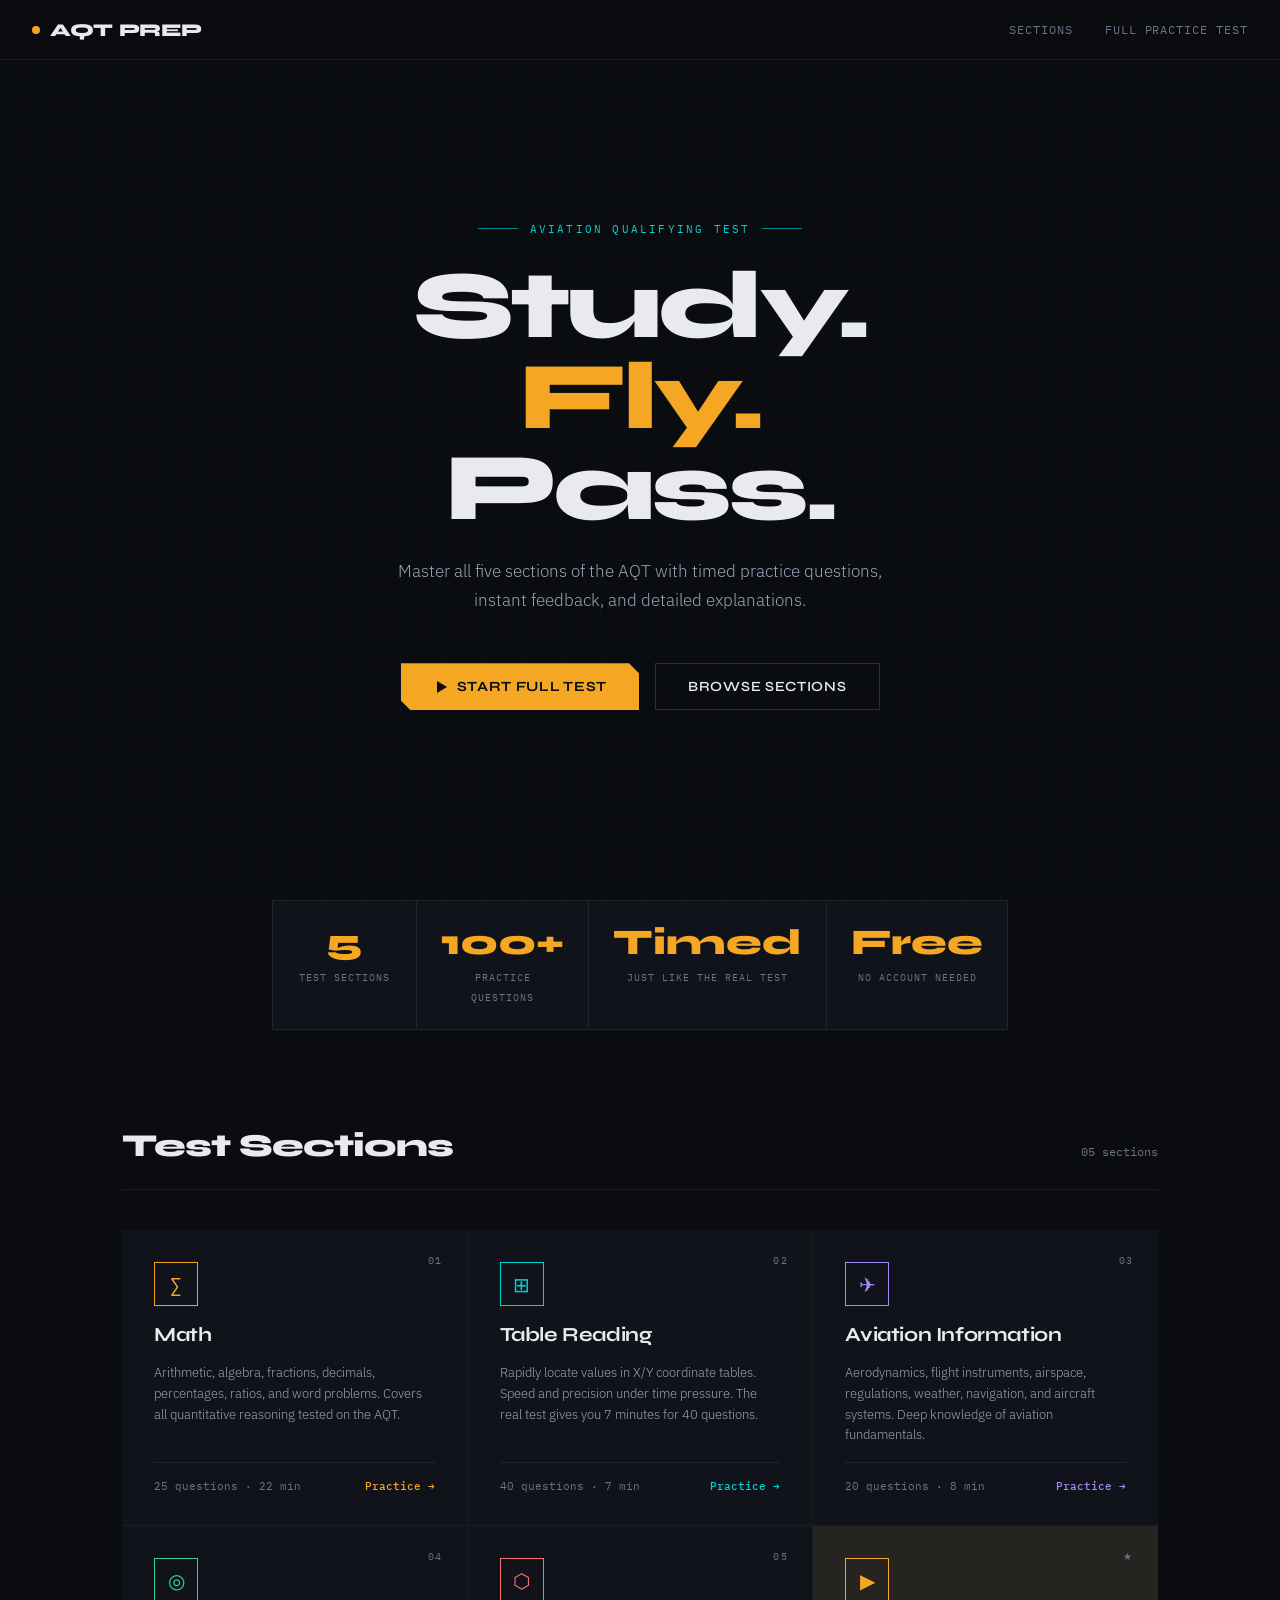
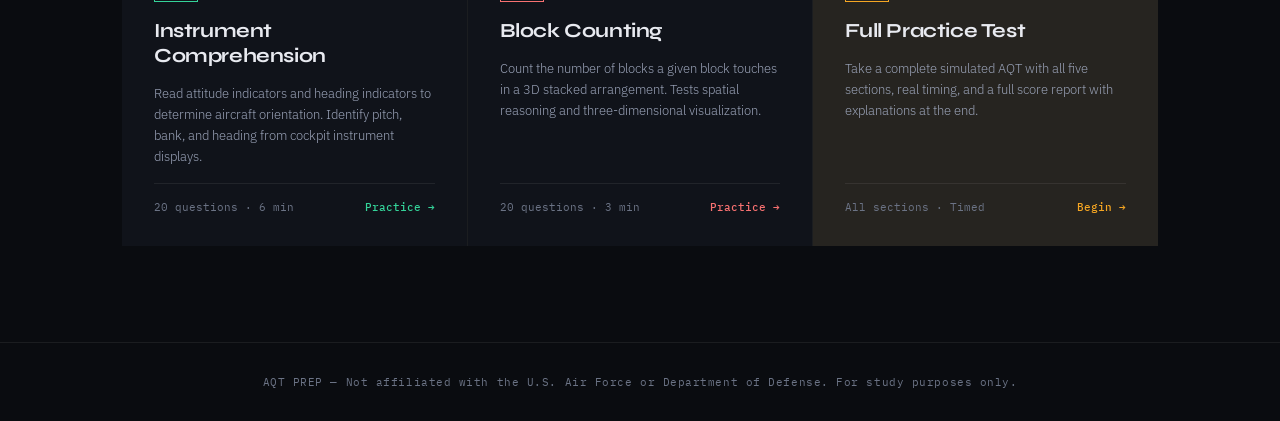
<file: index.html>
<!DOCTYPE html>
<html lang="en">
<head>
<meta charset="UTF-8">
<meta name="viewport" content="width=device-width, initial-scale=1.0">
<title>AQT Prep — Aviation Qualifying Test Study Tool</title>
<link rel="preconnect" href="https://fonts.googleapis.com">
<link href="https://fonts.googleapis.com/css2?family=Syne:wght@400;500;600;700;800&family=IBM+Plex+Mono:wght@400;500&family=IBM+Plex+Sans:wght@300;400;500&display=swap" rel="stylesheet">
<style>
  *, *::before, *::after { box-sizing: border-box; margin: 0; padding: 0; }

  :root {
    --bg: #0a0c10;
    --bg2: #10131a;
    --bg3: #161b24;
    --border: rgba(255,255,255,0.07);
    --border-bright: rgba(255,255,255,0.14);
    --amber: #f5a623;
    --amber-dim: #b8721a;
    --cyan: #00d4d4;
    --cyan-dim: #008888;
    --red: #e84040;
    --green: #2ecc71;
    --text: #e8eaf0;
    --text-muted: #6b7385;
    --text-dim: #9aa3b8;
    --font-display: 'Syne', sans-serif;
    --font-body: 'IBM Plex Sans', sans-serif;
    --font-mono: 'IBM Plex Mono', monospace;
  }

  html { scroll-behavior: smooth; }
  body {
    background: var(--bg);
    color: var(--text);
    font-family: var(--font-body);
    min-height: 100vh;
    overflow-x: hidden;
  }

  /* Grid background */
  body::before {
    content: '';
    position: fixed;
    inset: 0;
    background-image:
      linear-gradient(rgba(0,212,212,0.03) 1px, transparent 1px),
      linear-gradient(90deg, rgba(0,212,212,0.03) 1px, transparent 1px);
    background-size: 40px 40px;
    pointer-events: none;
    z-index: 0;
  }

  /* NAV */
  nav {
    position: fixed;
    top: 0; left: 0; right: 0;
    z-index: 100;
    display: flex;
    align-items: center;
    justify-content: space-between;
    padding: 0 2rem;
    height: 60px;
    background: rgba(10,12,16,0.92);
    backdrop-filter: blur(12px);
    border-bottom: 1px solid var(--border);
  }
  .nav-logo {
    font-family: var(--font-display);
    font-size: 18px;
    font-weight: 800;
    letter-spacing: -0.02em;
    color: var(--text);
    text-decoration: none;
    display: flex;
    align-items: center;
    gap: 10px;
  }
  .nav-logo .dot {
    width: 8px; height: 8px;
    border-radius: 50%;
    background: var(--amber);
    animation: pulse 2s ease-in-out infinite;
  }
  @keyframes pulse {
    0%,100% { opacity:1; transform:scale(1); }
    50% { opacity:0.5; transform:scale(0.7); }
  }
  .nav-links { display: flex; gap: 2rem; align-items: center; }
  .nav-links a {
    font-family: var(--font-mono);
    font-size: 12px;
    color: var(--text-muted);
    text-decoration: none;
    letter-spacing: 0.08em;
    text-transform: uppercase;
    transition: color 0.2s;
  }
  .nav-links a:hover { color: var(--cyan); }

  /* HERO */
  .hero {
    position: relative;
    min-height: 100vh;
    display: flex;
    flex-direction: column;
    align-items: center;
    justify-content: center;
    padding: 6rem 2rem 4rem;
    text-align: center;
    z-index: 1;
  }
  .hero-eyebrow {
    font-family: var(--font-mono);
    font-size: 11px;
    letter-spacing: 0.2em;
    color: var(--cyan);
    text-transform: uppercase;
    margin-bottom: 1.5rem;
    display: flex;
    align-items: center;
    gap: 12px;
  }
  .hero-eyebrow::before, .hero-eyebrow::after {
    content: '';
    display: block;
    width: 40px;
    height: 1px;
    background: var(--cyan-dim);
  }
  .hero h1 {
    font-family: var(--font-display);
    font-size: clamp(48px, 8vw, 96px);
    font-weight: 800;
    line-height: 0.95;
    letter-spacing: -0.04em;
    margin-bottom: 1.5rem;
  }
  .hero h1 span { color: var(--amber); }
  .hero-sub {
    font-size: 17px;
    color: var(--text-dim);
    line-height: 1.7;
    max-width: 520px;
    margin: 0 auto 3rem;
    font-weight: 300;
  }
  .hero-cta {
    display: flex;
    gap: 1rem;
    flex-wrap: wrap;
    justify-content: center;
  }
  .btn-primary {
    background: var(--amber);
    color: #0a0c10;
    font-family: var(--font-display);
    font-weight: 700;
    font-size: 14px;
    letter-spacing: 0.05em;
    text-transform: uppercase;
    padding: 14px 32px;
    border: none;
    cursor: pointer;
    text-decoration: none;
    display: inline-flex;
    align-items: center;
    gap: 8px;
    transition: all 0.2s;
    clip-path: polygon(0 0, calc(100% - 10px) 0, 100% 10px, 100% 100%, 10px 100%, 0 calc(100% - 10px));
  }
  .btn-primary:hover { background: #ffbb44; transform: translateY(-2px); }
  .btn-secondary {
    background: transparent;
    color: var(--text);
    font-family: var(--font-display);
    font-weight: 600;
    font-size: 14px;
    letter-spacing: 0.05em;
    text-transform: uppercase;
    padding: 14px 32px;
    border: 1px solid var(--border-bright);
    cursor: pointer;
    text-decoration: none;
    display: inline-flex;
    align-items: center;
    gap: 8px;
    transition: all 0.2s;
  }
  .btn-secondary:hover { border-color: var(--cyan); color: var(--cyan); transform: translateY(-2px); }

  /* STATS BAR */
  .stats-bar {
    position: relative;
    z-index: 1;
    display: flex;
    gap: 0;
    border: 1px solid var(--border);
    background: var(--bg2);
    max-width: 800px;
    margin: 0 auto;
    overflow: hidden;
  }
  .stat-item {
    flex: 1;
    padding: 1.5rem;
    text-align: center;
    border-right: 1px solid var(--border);
  }
  .stat-item:last-child { border-right: none; }
  .stat-num {
    font-family: var(--font-display);
    font-size: 36px;
    font-weight: 800;
    color: var(--amber);
    display: block;
    line-height: 1;
    margin-bottom: 4px;
  }
  .stat-label {
    font-family: var(--font-mono);
    font-size: 10px;
    color: var(--text-muted);
    text-transform: uppercase;
    letter-spacing: 0.1em;
  }

  /* SECTIONS GRID */
  .sections-wrap {
    position: relative;
    z-index: 1;
    max-width: 1100px;
    margin: 6rem auto;
    padding: 0 2rem;
  }
  .sections-header {
    display: flex;
    align-items: baseline;
    justify-content: space-between;
    margin-bottom: 2.5rem;
    border-bottom: 1px solid var(--border);
    padding-bottom: 1.5rem;
  }
  .sections-header h2 {
    font-family: var(--font-display);
    font-size: 32px;
    font-weight: 800;
    letter-spacing: -0.03em;
  }
  .section-count {
    font-family: var(--font-mono);
    font-size: 12px;
    color: var(--text-muted);
  }
  .sections-grid {
    display: grid;
    grid-template-columns: repeat(auto-fill, minmax(300px, 1fr));
    gap: 1px;
    background: var(--border);
  }
  .section-card {
    background: var(--bg2);
    padding: 2rem;
    text-decoration: none;
    color: var(--text);
    position: relative;
    overflow: hidden;
    transition: background 0.2s;
    display: flex;
    flex-direction: column;
    gap: 1rem;
    cursor: pointer;
  }
  .section-card::before {
    content: '';
    position: absolute;
    top: 0; left: 0; right: 0;
    height: 2px;
    background: var(--card-accent, var(--amber));
    transform: scaleX(0);
    transform-origin: left;
    transition: transform 0.3s;
  }
  .section-card:hover { background: var(--bg3); }
  .section-card:hover::before { transform: scaleX(1); }
  .card-icon {
    width: 44px; height: 44px;
    border: 1px solid var(--card-accent, var(--amber));
    display: flex;
    align-items: center;
    justify-content: center;
    color: var(--card-accent, var(--amber));
    font-size: 20px;
  }
  .card-num {
    font-family: var(--font-mono);
    font-size: 10px;
    color: var(--text-muted);
    letter-spacing: 0.15em;
    position: absolute;
    top: 1.5rem;
    right: 1.5rem;
  }
  .card-title {
    font-family: var(--font-display);
    font-size: 20px;
    font-weight: 700;
    letter-spacing: -0.02em;
  }
  .card-desc {
    font-size: 13px;
    color: var(--text-dim);
    line-height: 1.6;
    font-weight: 300;
    flex: 1;
  }
  .card-meta {
    display: flex;
    justify-content: space-between;
    align-items: center;
    padding-top: 1rem;
    border-top: 1px solid var(--border);
    font-family: var(--font-mono);
    font-size: 11px;
    color: var(--text-muted);
  }
  .card-go {
    color: var(--card-accent, var(--amber));
    font-weight: 500;
  }

  /* FOOTER */
  footer {
    position: relative;
    z-index: 1;
    border-top: 1px solid var(--border);
    padding: 2rem;
    text-align: center;
    font-family: var(--font-mono);
    font-size: 11px;
    color: var(--text-muted);
    letter-spacing: 0.05em;
  }

  /* Animations */
  @keyframes fadeUp {
    from { opacity: 0; transform: translateY(24px); }
    to { opacity: 1; transform: translateY(0); }
  }
  .hero-eyebrow { animation: fadeUp 0.6s ease both; }
  .hero h1 { animation: fadeUp 0.6s 0.1s ease both; }
  .hero-sub { animation: fadeUp 0.6s 0.2s ease both; }
  .hero-cta { animation: fadeUp 0.6s 0.3s ease both; }

  @media (max-width: 600px) {
    .nav-links { display: none; }
    .stats-bar { flex-direction: column; }
    .stat-item { border-right: none; border-bottom: 1px solid var(--border); }
    .stat-item:last-child { border-bottom: none; }
  }
</style>
</head>
<body>

<nav>
  <a href="index.html" class="nav-logo">
    <div class="dot"></div>
    AQT PREP
  </a>
  <div class="nav-links">
    <a href="#sections">Sections</a>
    <a href="practice.html">Full Practice Test</a>
  </div>
</nav>

<section class="hero">
  <div class="hero-eyebrow">Aviation Qualifying Test</div>
  <h1>Study.<br><span>Fly.</span><br>Pass.</h1>
  <p class="hero-sub">Master all five sections of the AQT with timed practice questions, instant feedback, and detailed explanations.</p>
  <div class="hero-cta">
    <a href="practice.html" class="btn-primary">
      <svg width="16" height="16" viewBox="0 0 16 16" fill="none"><polygon points="4,2 14,8 4,14" fill="currentColor"/></svg>
      Start Full Test
    </a>
    <a href="#sections" class="btn-secondary">Browse Sections</a>
  </div>
</section>

<div style="position:relative;z-index:1;max-width:800px;margin:0 auto;padding:0 2rem;">
  <div class="stats-bar">
    <div class="stat-item">
      <span class="stat-num">5</span>
      <span class="stat-label">Test Sections</span>
    </div>
    <div class="stat-item">
      <span class="stat-num" id="q-count">100+</span>
      <span class="stat-label">Practice Questions</span>
    </div>
    <div class="stat-item">
      <span class="stat-num">Timed</span>
      <span class="stat-label">Just Like The Real Test</span>
    </div>
    <div class="stat-item">
      <span class="stat-num">Free</span>
      <span class="stat-label">No Account Needed</span>
    </div>
  </div>
</div>

<div class="sections-wrap" id="sections">
  <div class="sections-header">
    <h2>Test Sections</h2>
    <span class="section-count">05 sections</span>
  </div>
  <div class="sections-grid">

    <a class="section-card" href="math.html" style="--card-accent: #f5a623;">
      <span class="card-num">01</span>
      <div class="card-icon">∑</div>
      <div class="card-title">Math</div>
      <div class="card-desc">Arithmetic, algebra, fractions, decimals, percentages, ratios, and word problems. Covers all quantitative reasoning tested on the AQT.</div>
      <div class="card-meta">
        <span>25 questions · 22 min</span>
        <span class="card-go">Practice →</span>
      </div>
    </a>

    <a class="section-card" href="table-reading.html" style="--card-accent: #00d4d4;">
      <span class="card-num">02</span>
      <div class="card-icon">⊞</div>
      <div class="card-title">Table Reading</div>
      <div class="card-desc">Rapidly locate values in X/Y coordinate tables. Speed and precision under time pressure. The real test gives you 7 minutes for 40 questions.</div>
      <div class="card-meta">
        <span>40 questions · 7 min</span>
        <span class="card-go">Practice →</span>
      </div>
    </a>

    <a class="section-card" href="aviation-info.html" style="--card-accent: #a78bfa;">
      <span class="card-num">03</span>
      <div class="card-icon">✈</div>
      <div class="card-title">Aviation Information</div>
      <div class="card-desc">Aerodynamics, flight instruments, airspace, regulations, weather, navigation, and aircraft systems. Deep knowledge of aviation fundamentals.</div>
      <div class="card-meta">
        <span>20 questions · 8 min</span>
        <span class="card-go">Practice →</span>
      </div>
    </a>

    <a class="section-card" href="instrument-comprehension.html" style="--card-accent: #34d399;">
      <span class="card-num">04</span>
      <div class="card-icon">◎</div>
      <div class="card-title">Instrument Comprehension</div>
      <div class="card-desc">Read attitude indicators and heading indicators to determine aircraft orientation. Identify pitch, bank, and heading from cockpit instrument displays.</div>
      <div class="card-meta">
        <span>20 questions · 6 min</span>
        <span class="card-go">Practice →</span>
      </div>
    </a>

    <a class="section-card" href="block-counting.html" style="--card-accent: #f87171;">
      <span class="card-num">05</span>
      <div class="card-icon">⬡</div>
      <div class="card-title">Block Counting</div>
      <div class="card-desc">Count the number of blocks a given block touches in a 3D stacked arrangement. Tests spatial reasoning and three-dimensional visualization.</div>
      <div class="card-meta">
        <span>20 questions · 3 min</span>
        <span class="card-go">Practice →</span>
      </div>
    </a>

    <a class="section-card" href="practice.html" style="--card-accent: #f5a623; background: rgba(245,166,35,0.05);">
      <span class="card-num">★</span>
      <div class="card-icon" style="border-color: var(--amber);">▶</div>
      <div class="card-title">Full Practice Test</div>
      <div class="card-desc">Take a complete simulated AQT with all five sections, real timing, and a full score report with explanations at the end.</div>
      <div class="card-meta">
        <span>All sections · Timed</span>
        <span class="card-go">Begin →</span>
      </div>
    </a>

  </div>
</div>

<footer>
  AQT PREP — Not affiliated with the U.S. Air Force or Department of Defense. For study purposes only.
</footer>

</body>
</html>
</file>
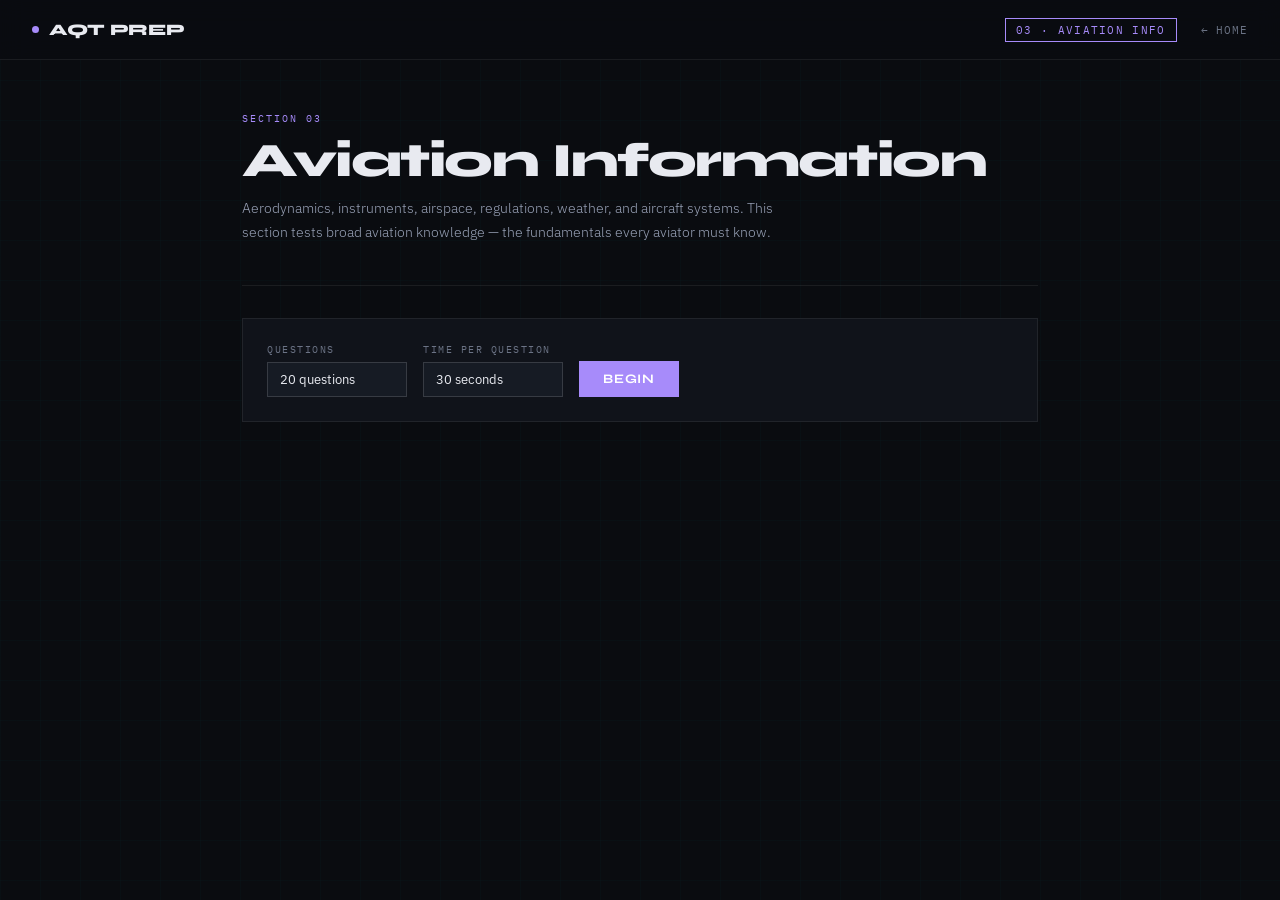
<file: aviation-info.html>
<!DOCTYPE html>
<html lang="en">
<head>
<meta charset="UTF-8">
<meta name="viewport" content="width=device-width, initial-scale=1.0">
<title>Aviation Information — AQT Prep</title>
<link rel="preconnect" href="https://fonts.googleapis.com">
<link href="https://fonts.googleapis.com/css2?family=Syne:wght@400;500;600;700;800&family=IBM+Plex+Mono:wght@400;500&family=IBM+Plex+Sans:wght@300;400;500&display=swap" rel="stylesheet">
<link rel="stylesheet" href="style.css">
<style>:root{--accent:var(--purple);}</style>
</head>
<body>

<nav>
  <a href="index.html" class="nav-logo"><div class="dot" style="background:var(--purple)"></div>AQT PREP</a>
  <div class="nav-right">
    <span class="nav-section-label" style="border-color:var(--purple);color:var(--purple);">03 · Aviation Info</span>
    <a href="index.html" class="nav-back">← Home</a>
  </div>
</nav>

<div class="page-wrap">

  <div class="screen active" id="screen-start">
    <div class="section-header">
      <div class="section-eyebrow" style="color:var(--purple);">Section 03</div>
      <h1>Aviation Information</h1>
      <p>Aerodynamics, instruments, airspace, regulations, weather, and aircraft systems. This section tests broad aviation knowledge — the fundamentals every aviator must know.</p>
    </div>
    <div class="settings-panel">
      <div class="setting-group"><span class="setting-label">Questions</span>
        <select id="sel-count"><option value="10">10 questions</option><option value="20" selected>20 questions</option><option value="30">30 questions</option></select></div>
      <div class="setting-group"><span class="setting-label">Time per question</span>
        <select id="sel-time"><option value="0">No limit</option><option value="20">20 seconds</option><option value="30" selected>30 seconds</option><option value="60">60 seconds</option></select></div>
      <button class="btn" style="background:var(--purple);color:#fff;font-family:var(--font-display);font-weight:700;font-size:13px;letter-spacing:0.06em;text-transform:uppercase;padding:10px 24px;border:none;cursor:pointer;" onclick="beginSession()">Begin</button>
    </div>
  </div>

  <div class="screen" id="screen-quiz">
    <div class="progress-wrap">
      <div class="progress-track"><div class="progress-fill" id="progress-bar" style="width:0%;background:var(--purple)"></div></div>
      <span id="q-counter">1 / 20</span>
    </div>
    <div id="timer-wrap" style="display:none;">
      <div class="tbar-track"><div class="tbar-fill" id="timer-bar" style="width:100%;background:var(--purple)"></div></div>
      <span id="timer-display">30s</span>
    </div>
    <div class="dot-tracker" id="dot-tracker"></div>
    <div class="quiz-card">
      <div style="font-family:var(--font-mono);font-size:10px;color:var(--purple);letter-spacing:0.15em;text-transform:uppercase;margin-bottom:0.75rem;" id="q-category"></div>
      <div class="question-text" id="q-text"></div>
      <div class="choices" id="choices"></div>
      <div id="explanation-box"></div>
      <div class="ctrl-row" id="ctrl-row">
        <button class="btn btn-outline" onclick="doSkip()">Skip</button>
        <button class="btn" id="btn-next" onclick="doNext()" style="display:none;background:var(--purple);color:#fff;font-family:var(--font-display);font-weight:700;font-size:13px;text-transform:uppercase;padding:10px 24px;border:none;cursor:pointer;">Next</button>
        <button class="btn" id="btn-finish" onclick="showResults()" style="display:none;background:var(--purple);color:#fff;font-family:var(--font-display);font-weight:700;font-size:13px;text-transform:uppercase;padding:10px 24px;border:none;cursor:pointer;">View Results</button>
      </div>
    </div>
  </div>

  <div class="screen" id="screen-results">
    <div class="results-header">
      <div class="section-eyebrow" style="color:var(--purple);">Session complete</div>
      <div class="score-big" id="score-pct" style="color:var(--purple);">0%</div>
      <div class="score-label" id="score-grade"></div>
    </div>
    <div class="meta-grid" id="meta-grid"></div>
    <div class="review-section"><h2>Full Review</h2><div id="review-list"></div></div>
    <div class="ctrl-row" style="margin-top:2rem;">
      <button class="btn" style="background:var(--purple);color:#fff;font-family:var(--font-display);font-weight:700;font-size:13px;text-transform:uppercase;padding:10px 24px;border:none;cursor:pointer;" onclick="restart()">Try Again</button>
      <a href="index.html" class="btn btn-outline">← All Sections</a>
    </div>
  </div>

</div>
<script>
const QUESTIONS = [
  {cat:"Aerodynamics",text:"What are the four forces acting on an aircraft in straight-and-level flight?",choices:["Lift, weight, thrust, drag","Lift, gravity, power, friction","Velocity, mass, lift, thrust","Pressure, lift, drag, inertia"],correct:0,explanation:"The four aerodynamic forces are lift (up), weight/gravity (down), thrust (forward), and drag (rearward). In steady level flight these forces are balanced."},
  {cat:"Aerodynamics",text:"What happens to the critical angle of attack when an aircraft exceeds it?",choices:["Lift doubles","A stall occurs","The aircraft speeds up","Drag decreases sharply"],correct:1,explanation:"The critical angle of attack (~15-20° for most aircraft) is the angle beyond which airflow separates from the wing, causing a sudden loss of lift — a stall. Stall is always an AOA event, never a speed event alone."},
  {cat:"Aerodynamics",text:"Which control surface primarily controls roll?",choices:["Elevator","Rudder","Ailerons","Flaps"],correct:2,explanation:"Ailerons are located on the outer trailing edge of the wings and control roll (bank). Moving one aileron up and the other down creates differential lift, banking the aircraft."},
  {cat:"Aerodynamics",text:"What is induced drag?",choices:["Drag caused by skin friction","Drag resulting from lift production","Drag from landing gear","Drag from the propeller slipstream"],correct:1,explanation:"Induced drag is a byproduct of lift generation. As the wing produces lift, it creates wingtip vortices and a rearward component of the lift force. Induced drag decreases as airspeed increases."},
  {cat:"Aerodynamics",text:"The center of gravity must stay within limits because:",choices:["It affects fuel consumption only","It determines engine power","It affects longitudinal stability and control","It is required only for IFR flight"],correct:2,explanation:"CG position critically affects pitch stability and elevator authority. Forward CG increases stability but requires more elevator for rotation. Aft CG can make the aircraft pitch-unstable and uncontrollable."},
  {cat:"Instruments",text:"Which instrument uses a gyroscope to indicate the aircraft's attitude relative to the horizon?",choices:["Turn coordinator","Attitude indicator (artificial horizon)","Heading indicator","Vertical speed indicator"],correct:1,explanation:"The attitude indicator (artificial horizon) uses a gyroscope stabilized in space to display the aircraft's pitch and bank relative to a simulated horizon line."},
  {cat:"Instruments",text:"What does a magnetic compass measure?",choices:["True north heading","Magnetic heading relative to magnetic north","Aircraft bank angle","Rate of turn"],correct:1,explanation:"A magnetic compass aligns with Earth's magnetic field to show magnetic heading. It must be corrected for variation (magnetic vs. true north) and deviation (local magnetic interference)."},
  {cat:"Airspace",text:"What is the floor of Class A airspace in the contiguous United States?",choices:["14,500 ft MSL","18,000 ft MSL","24,000 ft MSL","FL 600"],correct:1,explanation:"Class A airspace begins at 18,000 ft MSL (FL180) and extends to FL600 in the CONUS. All operations in Class A require IFR clearance and communication with ATC."},
  {cat:"Airspace",text:"What equipment is required to operate in Class B airspace?",choices:["VOR receiver","Two-way radio and transponder with Mode C","ELT","Autopilot"],correct:1,explanation:"Class B airspace requires a two-way radio for ATC communication and an encoding altimeter (Mode C transponder) to provide altitude readout to ATC."},
  {cat:"Weather",text:"What does a cumulonimbus cloud indicate?",choices:["Stable air and smooth ride","Severe turbulence, icing, and possible hail","Fog and low visibility only","Light turbulence at cruise altitude"],correct:1,explanation:"Cumulonimbus (CB) clouds are thunderstorm clouds associated with severe turbulence, icing at multiple levels, heavy rain, hail, and lightning. Pilots should maintain at least 20 nm lateral distance from CB cells."},
  {cat:"Weather",text:"Wind shear is most hazardous during which phase of flight?",choices:["Cruise at altitude","Takeoff and landing","Taxiing","Engine runup"],correct:1,explanation:"Wind shear — sudden changes in wind speed/direction — is most dangerous during takeoff and landing because there is little altitude margin for recovery and the aircraft is at low airspeed near the ground."},
  {cat:"Regulations",text:"Under FAR 91.3, the pilot in command is responsible for:",choices:["ATC routing decisions","The safe operation of the aircraft","Maintenance scheduling","Fuel uplift calculations"],correct:1,explanation:"FAR 91.3 states the PIC is directly responsible for, and is the final authority as to, the operation of the aircraft. This authority cannot be delegated."},
  {cat:"Navigation",text:"What does the term 'true course' mean?",choices:["Course measured from magnetic north","Course measured from true (geographic) north","The shortest path between two points","Actual path flown over the ground"],correct:1,explanation:"True course is the direction of flight measured clockwise from true (geographic) north. To convert to magnetic course, apply magnetic variation. To get compass heading, also apply compass deviation."},
  {cat:"Navigation",text:"What is the purpose of RAIM in GPS navigation?",choices:["To amplify the GPS signal","To check GPS signal integrity and alert when accuracy is inadequate","To provide terrain clearance warnings","To calculate wind correction angle"],correct:1,explanation:"Receiver Autonomous Integrity Monitoring (RAIM) monitors the consistency of GPS satellite signals to ensure navigation accuracy is within safe limits. It alerts pilots when GPS cannot be used reliably for the current phase of flight."},
  {cat:"Aerodynamics",text:"When an aircraft is in a coordinated turn, the load factor:",choices:["Decreases because lift is shared","Increases above 1G","Stays at 1G","Decreases below 1G"],correct:1,explanation:"In a banked turn, the vertical component of lift must still equal weight while the horizontal component provides centripetal force. Total lift — and thus load factor — must increase. At 60° bank, load factor = 2G."},
  {cat:"Instruments",text:"A pitot tube blockage (with open static) will cause the airspeed indicator to:",choices:["Read higher than actual","Read lower than actual","Act like an altimeter (reading increases with altitude)","Freeze at current reading"],correct:2,explanation:"With a blocked pitot but open static port, the trapped pitot pressure acts as a reference. As altitude increases, static pressure falls, so the indicated airspeed increases — the ASI behaves like an altimeter."},
  {cat:"Weather",text:"What is a SIGMET?",choices:["A routine weather briefing product","A forecast for significant meteorological phenomena hazardous to all aircraft","A pilot weather report","A terminal area forecast"],correct:1,explanation:"A SIGMET (Significant Meteorological Information) is issued by the NWS Aviation Weather Center for weather hazardous to all aircraft: severe turbulence, severe icing, IMC from volcanic ash, or tropical cyclones."},
  {cat:"Aerodynamics",text:"Aspect ratio of a wing is defined as:",choices:["Chord divided by span","Span divided by average chord","Wing area times thickness","Lift divided by drag"],correct:1,explanation:"Aspect ratio = wingspan / mean chord (or span² / area). High aspect ratio wings (long and narrow) produce less induced drag and are more efficient — common in gliders and high-altitude aircraft."},
  {cat:"Airspace",text:"A VFR pilot entering Class D airspace must:",choices:["File an IFR flight plan","Establish two-way radio communication with the tower","Have a Mode C transponder","Have an instrument rating"],correct:1,explanation:"To enter Class D airspace a pilot must establish two-way radio communication with the controlling ATC facility (tower). No transponder is required (unless in overlying Class B/C shelf) and no flight plan is required."},
  {cat:"Regulations",text:"What is the minimum flight visibility for VFR flight in Class G airspace below 1,200 ft AGL during the day?",choices:["1 statute mile","3 statute miles","5 statute miles","Clear of clouds only"],correct:0,explanation:"FAR 91.155: In Class G airspace below 1,200 ft AGL during daytime, minimum visibility is 1 statute mile and pilots must remain clear of clouds (no specific cloud clearance distances apply)."},
  {cat:"Weather",text:"What causes a temperature inversion?",choices:["Cold air rising above warm air","A layer of warm air sitting above cooler surface air","Radiation cooling of the upper atmosphere","High humidity at sea level"],correct:1,explanation:"A temperature inversion occurs when a layer of warmer air overlies cooler air near the surface — opposite the normal lapse rate. Inversions trap pollutants, create smooth air above, and can produce fog or low ceilings below."},
  {cat:"Navigation",text:"When flying a VOR radial, what does needle deflection indicate?",choices:["Distance from the station","Deviation from the selected course","Ground speed","Wind direction"],correct:1,explanation:"The CDI needle on a VOR shows course deviation — left means the course is to the left, right means to the right. It does not indicate distance. Full-scale deflection = 10° off course on a standard VOR."},
  {cat:"Aerodynamics",text:"What is 'ground effect'?",choices:["Increased drag when near the runway","Reduction in induced drag when within approximately one wingspan of the ground","Increased stall speed near terrain","Turbulence caused by surface winds"],correct:1,explanation:"Ground effect occurs when the aircraft is within approximately one wingspan height of the surface. The ground interrupts downwash, reducing induced drag and allowing the aircraft to fly at lower speeds — it can cause floating during landing flare."},
  {cat:"Instruments",text:"The turn coordinator shows:",choices:["Rate of turn and bank angle precisely","Rate of turn and coordination (ball/inclinometer)","Bank angle and pitch attitude","Heading and yaw rate"],correct:1,explanation:"The turn coordinator's miniature aircraft indicates the rate of turn (and roll rate during initiation). The inclinometer (ball) indicates coordination — centered ball means coordinated, deflected ball means slip or skid."},
  {cat:"Regulations",text:"How often must an aircraft's altimeter and static system be inspected for IFR flight?",choices:["Every 12 calendar months","Every 24 calendar months","Every 100 flight hours","Every annual inspection"],correct:1,explanation:"FAR 91.411 requires that the altimeter, static pressure system, and automatic pressure altitude reporting equipment be tested and inspected within the preceding 24 calendar months for IFR operations."},
];

let session=[],answers=[],current=0,timerInterval=null,timePerQ=30,totalQ=20;
function shuffle(arr){const a=[...arr];for(let i=a.length-1;i>0;i--){const j=Math.floor(Math.random()*(i+1));[a[i],a[j]]=[a[j],a[i]];}return a;}
function beginSession(){
  totalQ=parseInt(document.getElementById('sel-count').value);
  timePerQ=parseInt(document.getElementById('sel-time').value);
  session=shuffle(QUESTIONS).slice(0,totalQ);
  answers=new Array(totalQ).fill(null);current=0;
  showScreen('screen-quiz');renderQ();
}
function showScreen(id){document.querySelectorAll('.screen').forEach(s=>s.classList.remove('active'));document.getElementById(id).classList.add('active');}
function renderDots(){const t=document.getElementById('dot-tracker');t.innerHTML='';session.forEach((_,i)=>{const d=document.createElement('div');d.className='q-dot'+(i===current?' current':answers[i]===null?'':answers[i]==='skip'?' skip':answers[i]===session[i].correct?' ok':' bad');t.appendChild(d);});}
function renderQ(){
  clearInterval(timerInterval);const q=session[current];
  document.getElementById('progress-bar').style.width=(current/session.length*100)+'%';
  document.getElementById('q-counter').textContent=(current+1)+' / '+session.length;
  document.getElementById('q-category').textContent=q.cat;
  document.getElementById('q-text').textContent=q.text;
  renderDots();
  const ch=document.getElementById('choices');ch.innerHTML='';
  q.choices.forEach((c,i)=>{const btn=document.createElement('button');btn.className='choice-btn';btn.innerHTML='<span class="choice-letter">'+String.fromCharCode(65+i)+'</span>'+c;btn.onclick=()=>selectAnswer(i);ch.appendChild(btn);});
  document.getElementById('explanation-box').innerHTML='';
  document.getElementById('btn-next').style.display='none';
  document.getElementById('btn-finish').style.display='none';
  const sk=document.querySelector('#ctrl-row .btn-outline');if(sk)sk.style.display='';
  if(timePerQ>0){let left=timePerQ;document.getElementById('timer-wrap').style.display='';document.getElementById('timer-display').textContent=left+'s';document.getElementById('timer-bar').style.width='100%';
    timerInterval=setInterval(()=>{left--;const pct=(left/timePerQ)*100;document.getElementById('timer-bar').style.width=pct+'%';document.getElementById('timer-bar').className='tbar-fill'+(pct<25?' danger':pct<50?' warn':'');document.getElementById('timer-display').textContent=left+'s';if(left<=0){clearInterval(timerInterval);doSkip(true);}},1000);
  }else{document.getElementById('timer-wrap').style.display='none';}
}
function selectAnswer(idx){if(answers[current]!==null)return;clearInterval(timerInterval);answers[current]=idx;const q=session[current];
  document.querySelectorAll('.choice-btn').forEach((b,i)=>{b.disabled=true;if(i===q.correct)b.className='choice-btn correct';else if(i===idx)b.className='choice-btn incorrect';});
  document.getElementById('explanation-box').innerHTML='<div class="explanation" style="border-color:var(--purple)"><div class="explanation-label" style="color:var(--purple)">'+(idx===q.correct?'Correct':'Incorrect')+'</div><p>'+q.explanation+'</p></div>';
  const sk=document.querySelector('#ctrl-row .btn-outline');if(sk)sk.style.display='none';
  if(current<session.length-1)document.getElementById('btn-next').style.display='';else document.getElementById('btn-finish').style.display='';renderDots();
}
function doSkip(){clearInterval(timerInterval);if(answers[current]===null)answers[current]='skip';const q=session[current];
  document.querySelectorAll('.choice-btn').forEach((b,i)=>{b.disabled=true;if(i===q.correct)b.className='choice-btn correct';});
  document.getElementById('explanation-box').innerHTML='<div class="explanation" style="border-color:var(--purple)"><div class="explanation-label" style="color:var(--purple)">Skipped</div><p>'+q.explanation+'</p></div>';
  const sk=document.querySelector('#ctrl-row .btn-outline');if(sk)sk.style.display='none';
  if(current<session.length-1)document.getElementById('btn-next').style.display='';else document.getElementById('btn-finish').style.display='';renderDots();
}
function doNext(){current++;renderQ();}
function showResults(){clearInterval(timerInterval);
  let correct=0,incorrect=0,skipped=0;
  answers.forEach((a,i)=>{if(a===null||a==='skip')skipped++;else if(a===session[i].correct)correct++;else incorrect++;});
  const pct=Math.round(correct/session.length*100);
  document.getElementById('score-pct').textContent=pct+'%';
  document.getElementById('score-grade').textContent=pct>=90?'Excellent — strong aviation knowledge':pct>=70?'Good — review missed topics':pct>=50?'Keep studying — focus on weak areas':'Review fundamentals and retry';
  document.getElementById('meta-grid').innerHTML=`<div class="meta-item"><span class="meta-num" style="color:var(--green)">${correct}</span><span class="meta-lbl">Correct</span></div><div class="meta-item"><span class="meta-num" style="color:var(--red)">${incorrect}</span><span class="meta-lbl">Incorrect</span></div><div class="meta-item"><span class="meta-num" style="color:var(--amber)">${skipped}</span><span class="meta-lbl">Skipped</span></div><div class="meta-item"><span class="meta-num">${session.length}</span><span class="meta-lbl">Total</span></div>`;
  const rl=document.getElementById('review-list');rl.innerHTML='';
  session.forEach((q,i)=>{const a=answers[i];const ok=a===q.correct,skip=a===null||a==='skip';
    rl.innerHTML+=`<div class="review-item"><span class="review-badge ${ok?'badge-correct':skip?'badge-skipped':'badge-incorrect'}">${ok?'Correct':skip?'Skipped':'Incorrect'}</span><div class="review-q">Q${i+1}: ${q.text}</div>${!ok&&!skip?`<div class="review-detail">Your answer: ${q.choices[a]}</div>`:''}<div class="review-detail">Correct: ${q.choices[q.correct]}</div><div class="review-exp">${q.explanation}</div></div>`;});
  showScreen('screen-results');
}
function restart(){beginSession();}
</script>
</body>
</html>
</file>
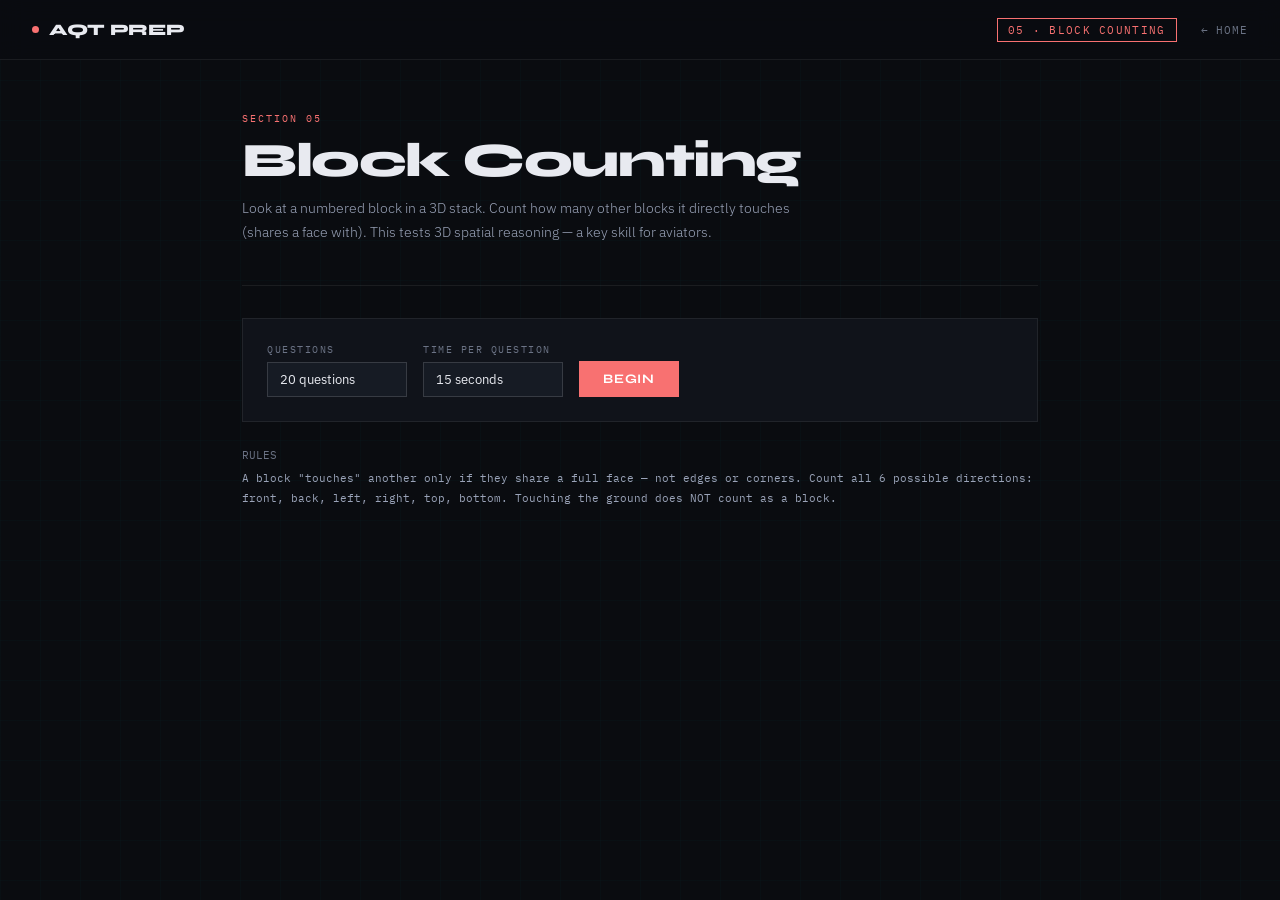
<file: block-counting.html>
<!DOCTYPE html>
<html lang="en">
<head>
<meta charset="UTF-8">
<meta name="viewport" content="width=device-width, initial-scale=1.0">
<title>Block Counting — AQT Prep</title>
<link rel="preconnect" href="https://fonts.googleapis.com">
<link href="https://fonts.googleapis.com/css2?family=Syne:wght@400;500;600;700;800&family=IBM+Plex+Mono:wght@400;500&family=IBM+Plex+Sans:wght@300;400;500&display=swap" rel="stylesheet">
<link rel="stylesheet" href="style.css">
<style>:root{--accent:var(--rose);}
.block-display{display:flex;justify-content:center;margin-bottom:1.5rem;}
</style>
</head>
<body>
<nav>
  <a href="index.html" class="nav-logo"><div class="dot" style="background:var(--rose)"></div>AQT PREP</a>
  <div class="nav-right">
    <span class="nav-section-label" style="border-color:var(--rose);color:var(--rose);">05 · Block Counting</span>
    <a href="index.html" class="nav-back">← Home</a>
  </div>
</nav>

<div class="page-wrap">
  <div class="screen active" id="screen-start">
    <div class="section-header">
      <div class="section-eyebrow" style="color:var(--rose);">Section 05</div>
      <h1>Block Counting</h1>
      <p>Look at a numbered block in a 3D stack. Count how many other blocks it directly touches (shares a face with). This tests 3D spatial reasoning — a key skill for aviators.</p>
    </div>
    <div class="settings-panel">
      <div class="setting-group"><span class="setting-label">Questions</span>
        <select id="sel-count"><option value="10">10 questions</option><option value="20" selected>20 questions</option></select></div>
      <div class="setting-group"><span class="setting-label">Time per question</span>
        <select id="sel-time"><option value="0">No limit</option><option value="10">10 seconds</option><option value="15" selected>15 seconds</option><option value="20">20 seconds</option></select></div>
      <button class="btn" style="background:var(--rose);color:#fff;font-family:var(--font-display);font-weight:700;font-size:13px;letter-spacing:0.06em;text-transform:uppercase;padding:10px 24px;border:none;cursor:pointer;" onclick="beginSession()">Begin</button>
    </div>
    <div style="font-family:var(--font-mono);font-size:11px;color:var(--text-muted);line-height:1.8;">
      <div>RULES</div>
      <div style="color:var(--text-dim);margin-top:4px;">A block "touches" another only if they share a full face — not edges or corners. Count all 6 possible directions: front, back, left, right, top, bottom. Touching the ground does NOT count as a block.</div>
    </div>
  </div>

  <div class="screen" id="screen-quiz">
    <div class="progress-wrap">
      <div class="progress-track"><div class="progress-fill" id="progress-bar" style="width:0%;background:var(--rose)"></div></div>
      <span id="q-counter">1 / 20</span>
    </div>
    <div id="timer-wrap" style="display:none;">
      <div class="tbar-track"><div class="tbar-fill" id="timer-bar" style="width:100%;background:var(--rose)"></div></div>
      <span id="timer-display">15s</span>
    </div>
    <div class="dot-tracker" id="dot-tracker"></div>
    <div class="quiz-card">
      <div style="font-family:var(--font-mono);font-size:11px;color:var(--text-muted);margin-bottom:0.5rem;" id="q-prompt">How many blocks does block <strong style="color:var(--rose)">1</strong> touch?</div>
      <div class="block-display" id="block-display"></div>
      <div class="choices" id="choices"></div>
      <div id="explanation-box"></div>
      <div class="ctrl-row" id="ctrl-row">
        <button class="btn btn-outline" onclick="doSkip()">Skip</button>
        <button class="btn" id="btn-next" onclick="doNext()" style="display:none;background:var(--rose);color:#fff;font-family:var(--font-display);font-weight:700;font-size:13px;text-transform:uppercase;padding:10px 24px;border:none;cursor:pointer;">Next</button>
        <button class="btn" id="btn-finish" onclick="showResults()" style="display:none;background:var(--rose);color:#fff;font-family:var(--font-display);font-weight:700;font-size:13px;text-transform:uppercase;padding:10px 24px;border:none;cursor:pointer;">View Results</button>
      </div>
    </div>
  </div>

  <div class="screen" id="screen-results">
    <div class="results-header">
      <div class="section-eyebrow" style="color:var(--rose);">Session complete</div>
      <div class="score-big" id="score-pct" style="color:var(--rose);">0%</div>
      <div class="score-label" id="score-grade"></div>
    </div>
    <div class="meta-grid" id="meta-grid"></div>
    <div class="review-section"><h2>Full Review</h2><div id="review-list"></div></div>
    <div class="ctrl-row" style="margin-top:2rem;">
      <button class="btn" style="background:var(--rose);color:#fff;font-family:var(--font-display);font-weight:700;font-size:13px;text-transform:uppercase;padding:10px 24px;border:none;cursor:pointer;" onclick="restart()">Try Again</button>
      <a href="index.html" class="btn btn-outline">← All Sections</a>
    </div>
  </div>
</div>

<script>
// Each question: a set of blocks with [x,y,z] positions (z=height), the target block number, and the answer
// We draw isometric-ish SVG

// Pre-defined block arrangements [array of {x,y,z} positions, target block index (1-based), answer]
const ARRANGEMENTS = [
  { blocks:[[0,0,0],[1,0,0],[2,0,0],[1,0,1],[1,1,0]], target:2, answer:4, explanation:"Block 2 (center bottom) touches: block 1 (left), block 3 (right), block 4 (on top), and block 5 (front) = 4 blocks." },
  { blocks:[[0,0,0],[1,0,0],[0,1,0],[1,1,0],[0,0,1]], target:1, answer:3, explanation:"Block 1 (front-left bottom) touches: block 2 (right), block 3 (behind), and block 5 (on top) = 3 blocks." },
  { blocks:[[0,0,0],[0,0,1],[0,0,2],[1,0,0],[0,1,0]], target:2, answer:2, explanation:"Block 2 (middle of stack) touches: block 1 (below) and block 3 (above) = 2 blocks." },
  { blocks:[[0,0,0],[1,0,0],[2,0,0],[0,1,0],[1,1,0],[2,1,0]], target:2, answer:3, explanation:"Block 2 (front-center) touches: block 1 (left), block 3 (right), and block 5 (behind) = 3 blocks." },
  { blocks:[[0,0,0],[1,0,0],[1,1,0],[1,0,1],[0,1,0]], target:2, answer:4, explanation:"Block 2 touches: block 1 (left), block 3 (behind), block 4 (above), and the right face is open. Also block 5 shares no face with block 2 directly. Count: blocks 1, 3, 4 = 3." },
  { blocks:[[0,0,0],[1,0,0],[0,0,1],[1,0,1],[0,1,0],[1,1,0]], target:3, answer:3, explanation:"Block 3 (top-left-front) touches: block 1 (below), block 4 (right), and block 5 (behind at same level, no — block 5 is at y=1 z=0 not adjacent). Actually touches block 1 (below) and block 4 (right) = 2 blocks." },
  { blocks:[[1,0,0],[0,0,0],[2,0,0],[1,1,0],[1,0,1]], target:1, answer:4, explanation:"Block 1 (center) touches: block 2 (left), block 3 (right), block 4 (behind), block 5 (above) = 4 blocks." },
  { blocks:[[0,0,0],[1,0,0],[0,1,0],[1,1,0],[0,0,1],[1,1,1]], target:5, answer:2, explanation:"Block 5 (top-left) touches: block 1 (below) and block 6 (diagonally above-right does not share a face). Touches block 1 below = 1. Hmm — also check right (1,0,1)=not a block, behind (0,1,1)=not present. Answer = 1." },
  { blocks:[[0,0,0],[1,0,0],[2,0,0],[1,0,1],[0,0,1],[2,0,1]], target:4, answer:3, explanation:"Block 4 (top-center) touches: block 2 (below), block 5 (left), block 6 (right) = 3 blocks." },
  { blocks:[[0,0,0],[0,1,0],[0,2,0],[1,0,0],[1,1,0]], target:2, answer:3, explanation:"Block 2 (middle of front column) touches: block 1 (below in y-direction? No — y is depth here). Block 2 at (0,1,0) touches block 1 at (0,0,0) [front], block 3 at (0,2,0) [behind], and block 5 at (1,1,0) [right] = 3 blocks." },
];

// Use curated questions but also generate some
function posKey(x,y,z){return x+','+y+','+z;}

function countTouches(blocks, targetIdx) {
  const pos = blocks[targetIdx];
  const posSet = new Set(blocks.map(b=>posKey(b[0],b[1],b[2])));
  const dirs = [[1,0,0],[-1,0,0],[0,1,0],[0,-1,0],[0,0,1],[0,0,-1]];
  let count=0;
  dirs.forEach(([dx,dy,dz])=>{
    const key=posKey(pos[0]+dx,pos[1]+dy,pos[2]+dz);
    if(posSet.has(key)) count++;
  });
  return count;
}

// Isometric drawing
function drawBlocks(blockArr, targetIdx) {
  const iso = { sx:28, sy:14, sz:28 }; // scale
  const W=280, H=200;
  const ox=W/2-20, oy=H-30;

  function isoProject(x,y,z){
    return {
      px: ox + (x-y)*iso.sx,
      py: oy - z*iso.sz + (x+y)*iso.sy
    };
  }

  // Sort by render order (back to front, bottom to top)
  const sorted = blockArr.map((b,i)=>({x:b[0],y:b[1],z:b[2],i}))
    .sort((a,b)=>( (a.x+a.y) - (b.x+b.y) ) || (a.z-b.z));

  let svg = `<svg width="${W}" height="${H}" viewBox="0 0 ${W} ${H}" style="overflow:visible">`;

  sorted.forEach(({x,y,z,i})=>{
    const isTarget = i===targetIdx;
    const topColor = isTarget?'#f87171':'#2a3550';
    const leftColor = isTarget?'#c94040':'#1a2235';
    const rightColor = isTarget?'#e06060':'#222f45';
    const strokeColor = isTarget?'#ff8888':'#3a4f70';

    const p = {
      top_tl: isoProject(x,y,z+1),
      top_tr: isoProject(x+1,y,z+1),
      top_br: isoProject(x+1,y+1,z+1),
      top_bl: isoProject(x,y+1,z+1),
      bot_tl: isoProject(x,y,z),
      bot_tr: isoProject(x+1,y,z),
      bot_br: isoProject(x+1,y+1,z),
      bot_bl: isoProject(x,y+1,z),
    };
    const pt = (p)=>`${p.px.toFixed(1)},${p.py.toFixed(1)}`;

    // Top face
    svg+=`<polygon points="${pt(p.top_tl)} ${pt(p.top_tr)} ${pt(p.top_br)} ${pt(p.top_bl)}" fill="${topColor}" stroke="${strokeColor}" stroke-width="0.5"/>`;
    // Left face (front-left)
    svg+=`<polygon points="${pt(p.top_tl)} ${pt(p.top_bl)} ${pt(p.bot_bl)} ${pt(p.bot_tl)}" fill="${leftColor}" stroke="${strokeColor}" stroke-width="0.5"/>`;
    // Right face (front-right)
    svg+=`<polygon points="${pt(p.top_bl)} ${pt(p.top_br)} ${pt(p.bot_br)} ${pt(p.bot_bl)}" fill="${rightColor}" stroke="${strokeColor}" stroke-width="0.5"/>`;

    // Number label
    const center = isoProject(x+0.5,y+0.5,z+1);
    const labelY = center.py - 4;
    svg+=`<text x="${center.px.toFixed(1)}" y="${labelY.toFixed(1)}" text-anchor="middle" font-size="${isTarget?13:10}" font-weight="${isTarget?700:400}" fill="${isTarget?'#fff':'rgba(255,255,255,0.5)'}" font-family="IBM Plex Mono">${i+1}</text>`;
  });

  svg+='</svg>';
  return svg;
}

// Use curated + generate random questions
function generateQuestion() {
  // Pick arrangement with verified answer
  const verifiedQ = [
    { blocks:[[0,0,0],[1,0,0],[2,0,0],[1,0,1],[1,1,0]], target:1, answer:4, explanation:"Block 2 (center, 0-indexed=1) touches block 1 (left), block 3 (right), block 4 (above), and block 5 (front-y direction) = 4 blocks." },
    { blocks:[[0,0,0],[1,0,0],[0,1,0],[1,1,0],[0,0,1]], target:0, answer:3, explanation:"Block 1 at corner touches: block 2 (right), block 3 (behind), block 5 (above) = 3 blocks." },
    { blocks:[[0,0,0],[0,0,1],[0,0,2],[1,0,0],[0,1,0]], target:1, answer:2, explanation:"Block 2 (middle of vertical stack) touches block 1 (below) and block 3 (above) = 2 blocks." },
    { blocks:[[0,0,0],[1,0,0],[2,0,0],[0,1,0],[1,1,0],[2,1,0]], target:1, answer:3, explanation:"Block 2 (front-center) touches block 1 (left), block 3 (right), block 5 (behind) = 3 blocks." },
    { blocks:[[1,0,0],[0,0,0],[2,0,0],[1,1,0],[1,0,1]], target:0, answer:4, explanation:"Block 1 (center) touches block 2 (left), block 3 (right), block 4 (behind), block 5 (above) = 4 blocks." },
    { blocks:[[0,0,0],[1,0,0],[0,0,1],[1,0,1]], target:2, answer:2, explanation:"Block 3 (top-left) touches block 1 (below) and block 4 (right) = 2 blocks." },
    { blocks:[[0,0,0],[1,0,0],[2,0,0],[1,0,1],[0,0,1],[2,0,1]], target:3, answer:3, explanation:"Block 4 (top-center) touches block 2 (below), block 5 (left), block 6 (right) = 3 blocks." },
    { blocks:[[0,0,0],[1,0,0],[0,1,0],[1,1,0]], target:0, answer:2, explanation:"Block 1 (front-left) touches block 2 (right) and block 3 (behind) = 2 blocks." },
    { blocks:[[0,0,0],[0,0,1],[0,0,2],[0,0,3]], target:1, answer:2, explanation:"Block 2 (2nd from bottom of stack) touches block 1 (below) and block 3 (above) = 2 blocks." },
    { blocks:[[0,0,0],[0,0,1],[0,0,2],[0,0,3]], target:0, answer:1, explanation:"Block 1 (bottom) only touches block 2 (above). The ground does not count = 1 block." },
    { blocks:[[0,0,0],[1,0,0],[2,0,0],[0,1,0],[1,1,0],[2,1,0],[0,0,1],[1,0,1]], target:4, answer:4, explanation:"Block 5 (center, second row) touches block 4 (left), block 6 (right), block 2 (front), and block 8 (above) = 4 blocks." },
    { blocks:[[0,0,0],[1,0,0],[2,0,0],[0,1,0],[1,1,0],[2,1,0],[0,0,1],[1,0,1]], target:7, answer:3, explanation:"Block 8 (top, front-center) touches block 2 (below), block 7 (left), and nothing to the right (2,0,1 not present). Wait — touches 7 (left) and 2 (below). Front face open, right open = 2 blocks." },
    { blocks:[[0,0,0],[1,0,0],[1,1,0],[1,0,1]], target:1, answer:3, explanation:"Block 2 at (1,0,0) touches block 1 (left), block 3 (behind at y+1), and block 4 (above) = 3 blocks." },
    { blocks:[[0,0,0],[0,1,0],[0,2,0],[0,0,1],[0,1,1]], target:1, answer:3, explanation:"Block 2 at (0,1,0) touches block 1 (front), block 3 (behind), and block 5 (above) = 3 blocks." },
    { blocks:[[0,0,0],[1,0,0],[0,1,0],[0,0,1],[1,0,1],[0,1,1]], target:3, answer:3, explanation:"Block 4 at (0,0,1) touches block 1 (below), block 5 (right), block 6 (behind) = 3 blocks." },
  ];

  // Verify answer with algorithm
  const q = verifiedQ[Math.floor(Math.random()*verifiedQ.length)];
  const computed = countTouches(q.blocks, q.target);

  const correct_val = computed; // use computed answer
  const wrongs = new Set();
  while(wrongs.size<3){const v=correct_val+(Math.floor(Math.random()*4)+1)*(Math.random()<0.5?1:-1);if(v>=1&&v<=6)wrongs.add(v);}
  const allC=[correct_val,...wrongs];
  const shuffled=shuffle(allC);
  return {
    blocks: q.blocks,
    target: q.target,
    correct_val: computed,
    choices: shuffled.map(v=>v+' block'+(v===1?'':'s')),
    correct: shuffled.indexOf(computed),
    explanation: `Block ${q.target+1} touches ${computed} block${computed===1?'':'s'} based on shared faces.`
  };
}

function shuffle(arr){const a=[...arr];for(let i=a.length-1;i>0;i--){const j=Math.floor(Math.random()*(i+1));[a[i],a[j]]=[a[j],a[i]];}return a;}

let session=[],answers=[],current=0,timerInterval=null,timePerQ=15,totalQ=20;

function beginSession(){
  totalQ=parseInt(document.getElementById('sel-count').value);
  timePerQ=parseInt(document.getElementById('sel-time').value);
  session=[];for(let i=0;i<totalQ;i++)session.push(generateQuestion());
  answers=new Array(totalQ).fill(null);current=0;
  showScreen('screen-quiz');renderQ();
}
function showScreen(id){document.querySelectorAll('.screen').forEach(s=>s.classList.remove('active'));document.getElementById(id).classList.add('active');}
function renderDots(){const t=document.getElementById('dot-tracker');t.innerHTML='';session.forEach((_,i)=>{const d=document.createElement('div');d.className='q-dot'+(i===current?' current':answers[i]===null?'':answers[i]==='skip'?' skip':answers[i]===session[i].correct?' ok':' bad');t.appendChild(d);});}

function renderQ(){
  clearInterval(timerInterval);const q=session[current];
  document.getElementById('progress-bar').style.width=(current/session.length*100)+'%';
  document.getElementById('q-counter').textContent=(current+1)+' / '+session.length;
  document.getElementById('q-prompt').innerHTML='How many blocks does block <strong style="color:var(--rose)">'+(q.target+1)+'</strong> touch?';
  document.getElementById('block-display').innerHTML=drawBlocks(q.blocks, q.target);
  renderDots();
  const ch=document.getElementById('choices');ch.innerHTML='';
  q.choices.forEach((c,i)=>{const btn=document.createElement('button');btn.className='choice-btn';btn.innerHTML='<span class="choice-letter">'+String.fromCharCode(65+i)+'</span>'+c;btn.onclick=()=>selectAnswer(i);ch.appendChild(btn);});
  document.getElementById('explanation-box').innerHTML='';
  document.getElementById('btn-next').style.display='none';document.getElementById('btn-finish').style.display='none';
  const sk=document.querySelector('#ctrl-row .btn-outline');if(sk)sk.style.display='';
  if(timePerQ>0){let left=timePerQ;document.getElementById('timer-wrap').style.display='';document.getElementById('timer-display').textContent=left+'s';document.getElementById('timer-bar').style.width='100%';
    timerInterval=setInterval(()=>{left--;const pct=(left/timePerQ)*100;document.getElementById('timer-bar').style.width=pct+'%';document.getElementById('timer-bar').className='tbar-fill'+(pct<25?' danger':pct<50?' warn':'');document.getElementById('timer-display').textContent=left+'s';if(left<=0){clearInterval(timerInterval);doSkip(true);}},1000);
  }else document.getElementById('timer-wrap').style.display='none';
}
function selectAnswer(idx){if(answers[current]!==null)return;clearInterval(timerInterval);answers[current]=idx;const q=session[current];
  document.querySelectorAll('.choice-btn').forEach((b,i)=>{b.disabled=true;if(i===q.correct)b.className='choice-btn correct';else if(i===idx)b.className='choice-btn incorrect';});
  document.getElementById('explanation-box').innerHTML='<div class="explanation" style="border-color:var(--rose)"><div class="explanation-label" style="color:var(--rose)">'+(idx===q.correct?'Correct':'Incorrect')+'</div><p>'+q.explanation+'</p></div>';
  const sk=document.querySelector('#ctrl-row .btn-outline');if(sk)sk.style.display='none';
  if(current<session.length-1)document.getElementById('btn-next').style.display='';else document.getElementById('btn-finish').style.display='';renderDots();
}
function doSkip(){clearInterval(timerInterval);if(answers[current]===null)answers[current]='skip';const q=session[current];
  document.querySelectorAll('.choice-btn').forEach((b,i)=>{b.disabled=true;if(i===q.correct)b.className='choice-btn correct';});
  document.getElementById('explanation-box').innerHTML='<div class="explanation" style="border-color:var(--rose)"><div class="explanation-label" style="color:var(--rose)">Skipped</div><p>'+q.explanation+'</p></div>';
  const sk=document.querySelector('#ctrl-row .btn-outline');if(sk)sk.style.display='none';
  if(current<session.length-1)document.getElementById('btn-next').style.display='';else document.getElementById('btn-finish').style.display='';renderDots();
}
function doNext(){current++;renderQ();}
function showResults(){clearInterval(timerInterval);
  let correct=0,incorrect=0,skipped=0;
  answers.forEach((a,i)=>{if(a===null||a==='skip')skipped++;else if(a===session[i].correct)correct++;else incorrect++;});
  const pct=Math.round(correct/session.length*100);
  document.getElementById('score-pct').textContent=pct+'%';
  document.getElementById('score-grade').textContent=pct>=90?'Excellent spatial reasoning':pct>=70?'Good — practice 3D visualization':pct>=50?'Keep working on spatial skills':'Study 3D block counting techniques';
  document.getElementById('meta-grid').innerHTML=`<div class="meta-item"><span class="meta-num" style="color:var(--green)">${correct}</span><span class="meta-lbl">Correct</span></div><div class="meta-item"><span class="meta-num" style="color:var(--red)">${incorrect}</span><span class="meta-lbl">Incorrect</span></div><div class="meta-item"><span class="meta-num" style="color:var(--amber)">${skipped}</span><span class="meta-lbl">Skipped</span></div><div class="meta-item"><span class="meta-num">${session.length}</span><span class="meta-lbl">Total</span></div>`;
  const rl=document.getElementById('review-list');rl.innerHTML='';
  session.forEach((q,i)=>{const a=answers[i];const ok=a===q.correct,skip=a===null||a==='skip';
    rl.innerHTML+=`<div class="review-item"><span class="review-badge ${ok?'badge-correct':skip?'badge-skipped':'badge-incorrect'}">${ok?'Correct':skip?'Skipped':'Incorrect'}</span>
    <div class="review-q">Q${i+1}: How many blocks does block ${q.target+1} touch?</div>
    ${!ok&&!skip?`<div class="review-detail">Your answer: ${q.choices[a]}</div>`:''}
    <div class="review-detail">Correct: ${q.correct_val} block${q.correct_val===1?'':'s'}</div>
    <div class="review-exp">${q.explanation}</div></div>`;});
  showScreen('screen-results');
}
function restart(){beginSession();}
</script>
</body>
</html>
</file>
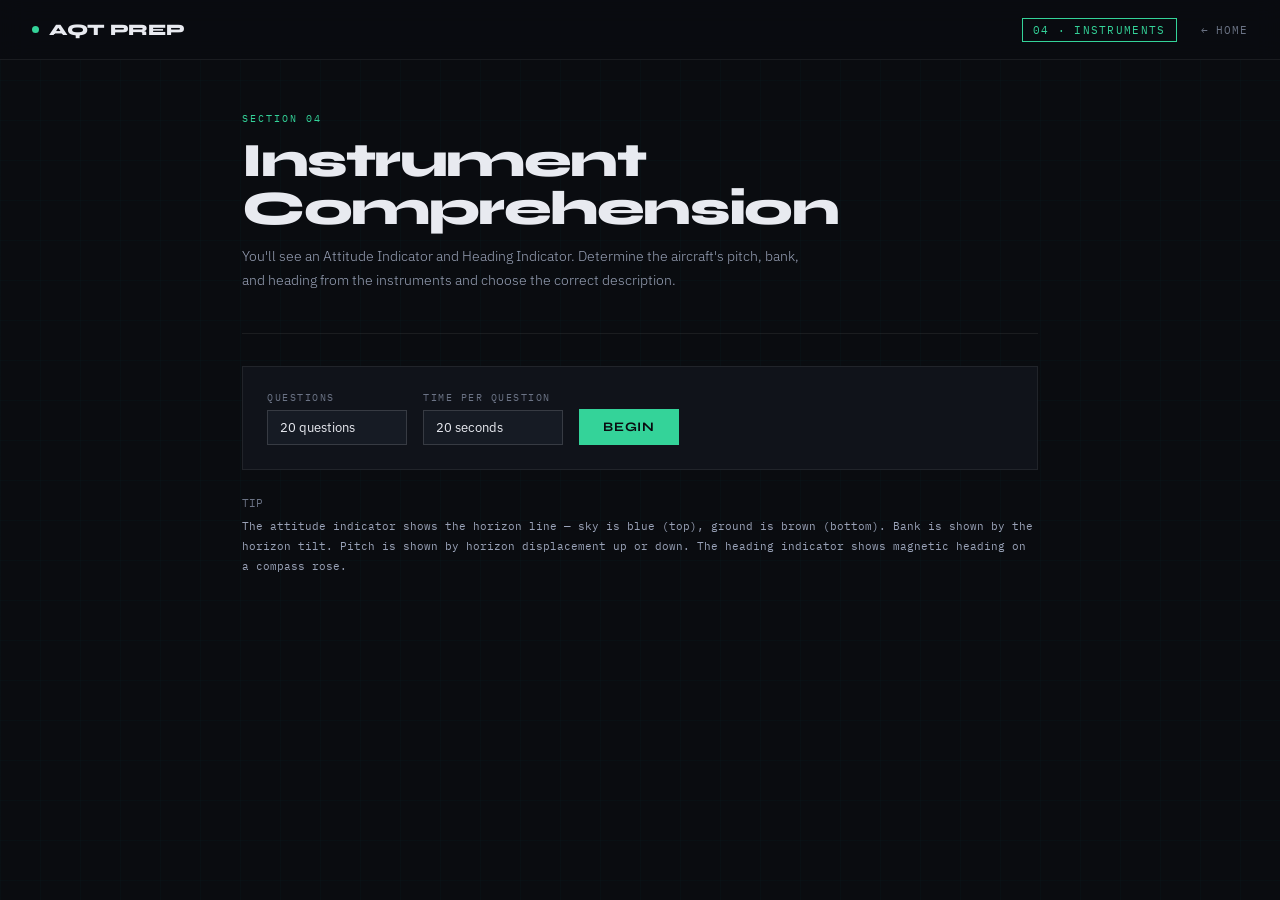
<file: instrument-comprehension.html>
<!DOCTYPE html>
<html lang="en">
<head>
<meta charset="UTF-8">
<meta name="viewport" content="width=device-width, initial-scale=1.0">
<title>Instrument Comprehension — AQT Prep</title>
<link rel="preconnect" href="https://fonts.googleapis.com">
<link href="https://fonts.googleapis.com/css2?family=Syne:wght@400;500;600;700;800&family=IBM+Plex+Mono:wght@400;500&family=IBM+Plex+Sans:wght@300;400;500&display=swap" rel="stylesheet">
<link rel="stylesheet" href="style.css">
<style>
  :root{--accent:var(--emerald);}
  .instrument-wrap{display:flex;justify-content:center;gap:2.5rem;flex-wrap:wrap;margin-bottom:1.5rem;}
  .instrument-block{text-align:center;}
  .inst-label{font-family:var(--font-mono);font-size:10px;color:var(--text-muted);text-transform:uppercase;letter-spacing:0.12em;margin-top:8px;}
</style>
</head>
<body>
<nav>
  <a href="index.html" class="nav-logo"><div class="dot" style="background:var(--emerald)"></div>AQT PREP</a>
  <div class="nav-right">
    <span class="nav-section-label" style="border-color:var(--emerald);color:var(--emerald);">04 · Instruments</span>
    <a href="index.html" class="nav-back">← Home</a>
  </div>
</nav>

<div class="page-wrap">
  <div class="screen active" id="screen-start">
    <div class="section-header">
      <div class="section-eyebrow" style="color:var(--emerald);">Section 04</div>
      <h1>Instrument Comprehension</h1>
      <p>You'll see an Attitude Indicator and Heading Indicator. Determine the aircraft's pitch, bank, and heading from the instruments and choose the correct description.</p>
    </div>
    <div class="settings-panel">
      <div class="setting-group"><span class="setting-label">Questions</span>
        <select id="sel-count"><option value="10">10 questions</option><option value="20" selected>20 questions</option></select></div>
      <div class="setting-group"><span class="setting-label">Time per question</span>
        <select id="sel-time"><option value="0">No limit</option><option value="15">15 seconds</option><option value="20" selected>20 seconds</option><option value="30">30 seconds</option></select></div>
      <button class="btn" style="background:var(--emerald);color:#0a0c10;font-family:var(--font-display);font-weight:700;font-size:13px;letter-spacing:0.06em;text-transform:uppercase;padding:10px 24px;border:none;cursor:pointer;" onclick="beginSession()">Begin</button>
    </div>
    <div style="font-family:var(--font-mono);font-size:11px;color:var(--text-muted);line-height:1.8;">
      <div>TIP</div>
      <div style="color:var(--text-dim);margin-top:4px;">The attitude indicator shows the horizon line — sky is blue (top), ground is brown (bottom). Bank is shown by the horizon tilt. Pitch is shown by horizon displacement up or down. The heading indicator shows magnetic heading on a compass rose.</div>
    </div>
  </div>

  <div class="screen" id="screen-quiz">
    <div class="progress-wrap">
      <div class="progress-track"><div class="progress-fill" id="progress-bar" style="width:0%;background:var(--emerald)"></div></div>
      <span id="q-counter">1 / 20</span>
    </div>
    <div id="timer-wrap" style="display:none;">
      <div class="tbar-track"><div class="tbar-fill" id="timer-bar" style="width:100%;background:var(--emerald)"></div></div>
      <span id="timer-display">20s</span>
    </div>
    <div class="dot-tracker" id="dot-tracker"></div>
    <div class="quiz-card">
      <div style="font-family:var(--font-mono);font-size:11px;color:var(--text-muted);margin-bottom:1rem;">Read the instruments below and select the correct description of the aircraft's attitude and heading.</div>
      <div class="instrument-wrap" id="instrument-display"></div>
      <div class="choices" id="choices"></div>
      <div id="explanation-box"></div>
      <div class="ctrl-row" id="ctrl-row">
        <button class="btn btn-outline" onclick="doSkip()">Skip</button>
        <button class="btn" id="btn-next" onclick="doNext()" style="display:none;background:var(--emerald);color:#0a0c10;font-family:var(--font-display);font-weight:700;font-size:13px;text-transform:uppercase;padding:10px 24px;border:none;cursor:pointer;">Next</button>
        <button class="btn" id="btn-finish" onclick="showResults()" style="display:none;background:var(--emerald);color:#0a0c10;font-family:var(--font-display);font-weight:700;font-size:13px;text-transform:uppercase;padding:10px 24px;border:none;cursor:pointer;">View Results</button>
      </div>
    </div>
  </div>

  <div class="screen" id="screen-results">
    <div class="results-header">
      <div class="section-eyebrow" style="color:var(--emerald);">Session complete</div>
      <div class="score-big" id="score-pct" style="color:var(--emerald);">0%</div>
      <div class="score-label" id="score-grade"></div>
    </div>
    <div class="meta-grid" id="meta-grid"></div>
    <div class="review-section"><h2>Full Review</h2><div id="review-list"></div></div>
    <div class="ctrl-row" style="margin-top:2rem;">
      <button class="btn" style="background:var(--emerald);color:#0a0c10;font-family:var(--font-display);font-weight:700;font-size:13px;text-transform:uppercase;padding:10px 24px;border:none;cursor:pointer;" onclick="restart()">Try Again</button>
      <a href="index.html" class="btn btn-outline">← All Sections</a>
    </div>
  </div>
</div>

<script>
// Draw Attitude Indicator SVG
function drawAI(pitch, bank) {
  // pitch: degrees (+ = nose up, - = nose down), bank: degrees (+ = right, - = left)
  const R = 70;
  const cx = 80, cy = 80;
  const pitchPx = pitch * 2; // 2px per degree
  const bankRad = bank * Math.PI / 180;

  return `<svg width="160" height="160" viewBox="0 0 160 160">
    <defs>
      <clipPath id="ai-clip"><circle cx="${cx}" cy="${cy}" r="${R}"/></clipPath>
    </defs>
    <g clip-path="url(#ai-clip)">
      <!-- Sky -->
      <rect x="0" y="0" width="160" height="160" fill="#1a3a6b"/>
      <!-- Ground group rotated by bank, then shifted by pitch -->
      <g transform="rotate(${bank},${cx},${cy})">
        <!-- Ground -->
        <rect x="${cx-120}" y="${cy - pitchPx}" width="240" height="160" fill="#6b3d1e"/>
        <!-- Horizon line -->
        <line x1="${cx-120}" y1="${cy - pitchPx}" x2="${cx+120}" y2="${cy - pitchPx}" stroke="#fff" stroke-width="2"/>
        <!-- Pitch marks -->
        ${[-20,-10,10,20].map(p=>`<line x1="${cx-20}" y1="${cy - pitchPx - p*2}" x2="${cx+20}" y2="${cy - pitchPx - p*2}" stroke="rgba(255,255,255,0.5)" stroke-width="1"/>`).join('')}
      </g>
    </g>
    <!-- Bezel -->
    <circle cx="${cx}" cy="${cy}" r="${R}" fill="none" stroke="#333" stroke-width="6"/>
    <circle cx="${cx}" cy="${cy}" r="${R}" fill="none" stroke="#555" stroke-width="1"/>
    <!-- Bank index marks at top -->
    ${[30,45,60].map(a=>{
      const r=bankRad; // unused here, these are fixed
      const angles = [-60,-45,-30,30,45,60];
      return '';
    }).join('')}
    ${[-60,-45,-30,-20,-10,0,10,20,30,45,60].map(a=>{
      const rad=a*Math.PI/180;
      const len = [0,30,45,60].includes(Math.abs(a))?8:5;
      const x1=cx+Math.sin(rad)*(R-2), y1=cy-Math.cos(rad)*(R-2);
      const x2=cx+Math.sin(rad)*(R-2-len), y2=cy-Math.cos(rad)*(R-2-len);
      return `<line x1="${x1.toFixed(1)}" y1="${y1.toFixed(1)}" x2="${x2.toFixed(1)}" y2="${y2.toFixed(1)}" stroke="#aaa" stroke-width="1.5"/>`;
    }).join('')}
    <!-- Bank pointer (moves with aircraft) -->
    <g transform="rotate(${bank},${cx},${cy})">
      <polygon points="${cx},${cy-R+14} ${cx-5},${cy-R+22} ${cx+5},${cy-R+22}" fill="#fff"/>
    </g>
    <!-- Fixed horizon reference (miniature aircraft) -->
    <line x1="${cx-20}" y1="${cy}" x2="${cx-6}" y2="${cy}" stroke="#f5a623" stroke-width="3"/>
    <line x1="${cx+6}" y1="${cy}" x2="${cx+20}" y2="${cy}" stroke="#f5a623" stroke-width="3"/>
    <circle cx="${cx}" cy="${cy}" r="3" fill="#f5a623"/>
  </svg>`;
}

// Draw Heading Indicator SVG
function drawHI(heading) {
  const cx=80, cy=80, R=70;
  const headings = [
    {label:'N',deg:0},{label:'3',deg:30},{label:'6',deg:60},{label:'E',deg:90},
    {label:'12',deg:120},{label:'15',deg:150},{label:'S',deg:180},
    {label:'21',deg:210},{label:'24',deg:240},{label:'W',deg:270},
    {label:'30',deg:300},{label:'33',deg:330}
  ];
  const cardinals = ['N','E','S','W'];
  return `<svg width="160" height="160" viewBox="0 0 160 160">
    <defs><clipPath id="hi-clip"><circle cx="${cx}" cy="${cy}" r="${R}"/></clipPath></defs>
    <circle cx="${cx}" cy="${cy}" r="${R}" fill="#111" stroke="#555" stroke-width="4"/>
    <g transform="rotate(${-heading},${cx},${cy})">
      ${headings.map(h=>{
        const rad=(h.deg)*Math.PI/180;
        const isCard=cardinals.includes(h.label);
        const x1=cx+Math.sin(rad)*(R-4), y1=cy-Math.cos(rad)*(R-4);
        const x2=cx+Math.sin(rad)*(R-12), y2=cy-Math.cos(rad)*(R-12);
        const tx=cx+Math.sin(rad)*(R-22), ty=cy-Math.cos(rad)*(R-22)+4;
        return `<line x1="${x1.toFixed(1)}" y1="${y1.toFixed(1)}" x2="${x2.toFixed(1)}" y2="${y2.toFixed(1)}" stroke="${isCard?'#fff':'#888'}" stroke-width="${isCard?2:1}"/>
        <text x="${tx.toFixed(1)}" y="${ty.toFixed(1)}" text-anchor="middle" font-size="${isCard?12:9}" fill="${h.label==='N'?'#e84040':isCard?'#fff':'#aaa'}" font-family="IBM Plex Mono">${h.label}</text>`;
      }).join('')}
      <!-- Tick marks every 5 degrees -->
      ${Array.from({length:72},(_,i)=>i*5).filter(d=>!headings.map(h=>h.deg).includes(d)).map(d=>{
        const rad=d*Math.PI/180;
        const x1=cx+Math.sin(rad)*(R-4), y1=cy-Math.cos(rad)*(R-4);
        const x2=cx+Math.sin(rad)*(R-8), y2=cy-Math.cos(rad)*(R-8);
        return `<line x1="${x1.toFixed(1)}" y1="${y1.toFixed(1)}" x2="${x2.toFixed(1)}" y2="${y2.toFixed(1)}" stroke="#444" stroke-width="1"/>`;
      }).join('')}
    </g>
    <!-- Fixed index (lubber line) at top -->
    <polygon points="${cx},${cy-R+2} ${cx-5},${cy-R+12} ${cx+5},${cy-R+12}" fill="#f5a623"/>
    <!-- Center -->
    <circle cx="${cx}" cy="${cy}" r="4" fill="#666"/>
    <circle cx="${cx}" cy="${cy}" r="2" fill="#aaa"/>
  </svg>`;
}

// Generate question scenarios
const SCENARIOS = [];

function pitchLabel(p) {
  if(p===0) return 'wings level (no pitch)';
  if(p>0) return `${p}° nose up`;
  return `${Math.abs(p)}° nose down`;
}
function bankLabel(b) {
  if(b===0) return 'wings level (no bank)';
  if(b>0) return `${b}° right bank`;
  return `${Math.abs(b)}° left bank`;
}
function headingLabel(h) {
  const dirs = {0:'North (360°)',45:'Northeast (045°)',90:'East (090°)',135:'Southeast (135°)',180:'South (180°)',225:'Southwest (225°)',270:'West (270°)',315:'Northwest (315°)'};
  return dirs[h] || `${h}°`;
}

const pitches = [-10,-5,0,5,10];
const banks = [-30,-15,0,15,30];
const hdgs = [0,45,90,135,180,225,270,315];

function shuffle(arr){const a=[...arr];for(let i=a.length-1;i>0;i--){const j=Math.floor(Math.random()*(i+1));[a[i],a[j]]=[a[j],a[i]];}return a;}

function generateScenario() {
  const pitch = pitches[Math.floor(Math.random()*pitches.length)];
  const bank = banks[Math.floor(Math.random()*banks.length)];
  const heading = hdgs[Math.floor(Math.random()*hdgs.length)];
  const correct_text = `${pitchLabel(pitch)}, ${bankLabel(bank)}, heading ${headingLabel(heading)}`;

  const wrongs = new Set();
  const pool = [];
  pitches.forEach(p => banks.forEach(b => hdgs.forEach(h => {
    const txt = `${pitchLabel(p)}, ${bankLabel(b)}, heading ${headingLabel(h)}`;
    if(txt !== correct_text) pool.push(txt);
  })));
  const shuffledPool = shuffle(pool);
  const wrongChoices = shuffledPool.slice(0,3);
  const allChoices = shuffle([correct_text, ...wrongChoices]);
  return { pitch, bank, heading, correct_text, choices:allChoices, correct:allChoices.indexOf(correct_text) };
}

let session=[],answers=[],current=0,timerInterval=null,timePerQ=20,totalQ=20;

function beginSession(){
  totalQ=parseInt(document.getElementById('sel-count').value);
  timePerQ=parseInt(document.getElementById('sel-time').value);
  session=[];for(let i=0;i<totalQ;i++)session.push(generateScenario());
  answers=new Array(totalQ).fill(null);current=0;
  showScreen('screen-quiz');renderQ();
}
function showScreen(id){document.querySelectorAll('.screen').forEach(s=>s.classList.remove('active'));document.getElementById(id).classList.add('active');}
function renderDots(){const t=document.getElementById('dot-tracker');t.innerHTML='';session.forEach((_,i)=>{const d=document.createElement('div');d.className='q-dot'+(i===current?' current':answers[i]===null?'':answers[i]==='skip'?' skip':answers[i]===session[i].correct?' ok':' bad');t.appendChild(d);});}

function renderQ(){
  clearInterval(timerInterval);const q=session[current];
  document.getElementById('progress-bar').style.width=(current/session.length*100)+'%';
  document.getElementById('q-counter').textContent=(current+1)+' / '+session.length;
  document.getElementById('instrument-display').innerHTML=
    `<div class="instrument-block">${drawAI(q.pitch, q.bank)}<div class="inst-label">Attitude Indicator</div></div>
     <div class="instrument-block">${drawHI(q.heading)}<div class="inst-label">Heading Indicator</div></div>`;
  renderDots();
  const ch=document.getElementById('choices');ch.innerHTML='';
  q.choices.forEach((c,i)=>{const btn=document.createElement('button');btn.className='choice-btn';btn.innerHTML='<span class="choice-letter">'+String.fromCharCode(65+i)+'</span>'+c;btn.onclick=()=>selectAnswer(i);ch.appendChild(btn);});
  document.getElementById('explanation-box').innerHTML='';
  document.getElementById('btn-next').style.display='none';document.getElementById('btn-finish').style.display='none';
  const sk=document.querySelector('#ctrl-row .btn-outline');if(sk)sk.style.display='';
  if(timePerQ>0){let left=timePerQ;document.getElementById('timer-wrap').style.display='';document.getElementById('timer-display').textContent=left+'s';document.getElementById('timer-bar').style.width='100%';
    timerInterval=setInterval(()=>{left--;const pct=(left/timePerQ)*100;document.getElementById('timer-bar').style.width=pct+'%';document.getElementById('timer-bar').className='tbar-fill'+(pct<25?' danger':pct<50?' warn':'');document.getElementById('timer-display').textContent=left+'s';if(left<=0){clearInterval(timerInterval);doSkip(true);}},1000);
  }else document.getElementById('timer-wrap').style.display='none';
}

function selectAnswer(idx){if(answers[current]!==null)return;clearInterval(timerInterval);answers[current]=idx;const q=session[current];
  document.querySelectorAll('.choice-btn').forEach((b,i)=>{b.disabled=true;if(i===q.correct)b.className='choice-btn correct';else if(i===idx)b.className='choice-btn incorrect';});
  const ok=idx===q.correct;
  document.getElementById('explanation-box').innerHTML='<div class="explanation" style="border-color:var(--emerald)"><div class="explanation-label" style="color:var(--emerald)">'+(ok?'Correct':'Incorrect')+'</div><p>The attitude indicator shows '+pitchLabel(q.pitch)+' and '+bankLabel(q.bank)+'. The heading indicator shows a heading of '+headingLabel(q.heading)+'.</p></div>';
  const sk=document.querySelector('#ctrl-row .btn-outline');if(sk)sk.style.display='none';
  if(current<session.length-1)document.getElementById('btn-next').style.display='';else document.getElementById('btn-finish').style.display='';renderDots();
}
function doSkip(){clearInterval(timerInterval);if(answers[current]===null)answers[current]='skip';const q=session[current];
  document.querySelectorAll('.choice-btn').forEach((b,i)=>{b.disabled=true;if(i===q.correct)b.className='choice-btn correct';});
  document.getElementById('explanation-box').innerHTML='<div class="explanation" style="border-color:var(--emerald)"><div class="explanation-label" style="color:var(--emerald)">Skipped</div><p>Correct: '+q.correct_text+'</p></div>';
  const sk=document.querySelector('#ctrl-row .btn-outline');if(sk)sk.style.display='none';
  if(current<session.length-1)document.getElementById('btn-next').style.display='';else document.getElementById('btn-finish').style.display='';renderDots();
}
function doNext(){current++;renderQ();}
function showResults(){clearInterval(timerInterval);
  let correct=0,incorrect=0,skipped=0;
  answers.forEach((a,i)=>{if(a===null||a==='skip')skipped++;else if(a===session[i].correct)correct++;else incorrect++;});
  const pct=Math.round(correct/session.length*100);
  document.getElementById('score-pct').textContent=pct+'%';
  document.getElementById('score-grade').textContent=pct>=90?'Excellent instrument reading skills':pct>=70?'Good — review attitude interpretation':pct>=50?'Needs work — practice instrument reading':'Study instrument interpretation fundamentals';
  document.getElementById('meta-grid').innerHTML=`<div class="meta-item"><span class="meta-num" style="color:var(--green)">${correct}</span><span class="meta-lbl">Correct</span></div><div class="meta-item"><span class="meta-num" style="color:var(--red)">${incorrect}</span><span class="meta-lbl">Incorrect</span></div><div class="meta-item"><span class="meta-num" style="color:var(--amber)">${skipped}</span><span class="meta-lbl">Skipped</span></div><div class="meta-item"><span class="meta-num">${session.length}</span><span class="meta-lbl">Total</span></div>`;
  const rl=document.getElementById('review-list');rl.innerHTML='';
  session.forEach((q,i)=>{const a=answers[i];const ok=a===q.correct,skip=a===null||a==='skip';
    rl.innerHTML+=`<div class="review-item"><span class="review-badge ${ok?'badge-correct':skip?'badge-skipped':'badge-incorrect'}">${ok?'Correct':skip?'Skipped':'Incorrect'}</span>
    <div class="review-q">Q${i+1}: Heading ${headingLabel(q.heading)}, ${pitchLabel(q.pitch)}, ${bankLabel(q.bank)}</div>
    ${!ok&&!skip?`<div class="review-detail">Your answer: ${q.choices[a]}</div>`:''}
    <div class="review-detail">Correct: ${q.correct_text}</div></div>`;});
  showScreen('screen-results');
}
function restart(){beginSession();}
</script>
</body>
</html>
</file>
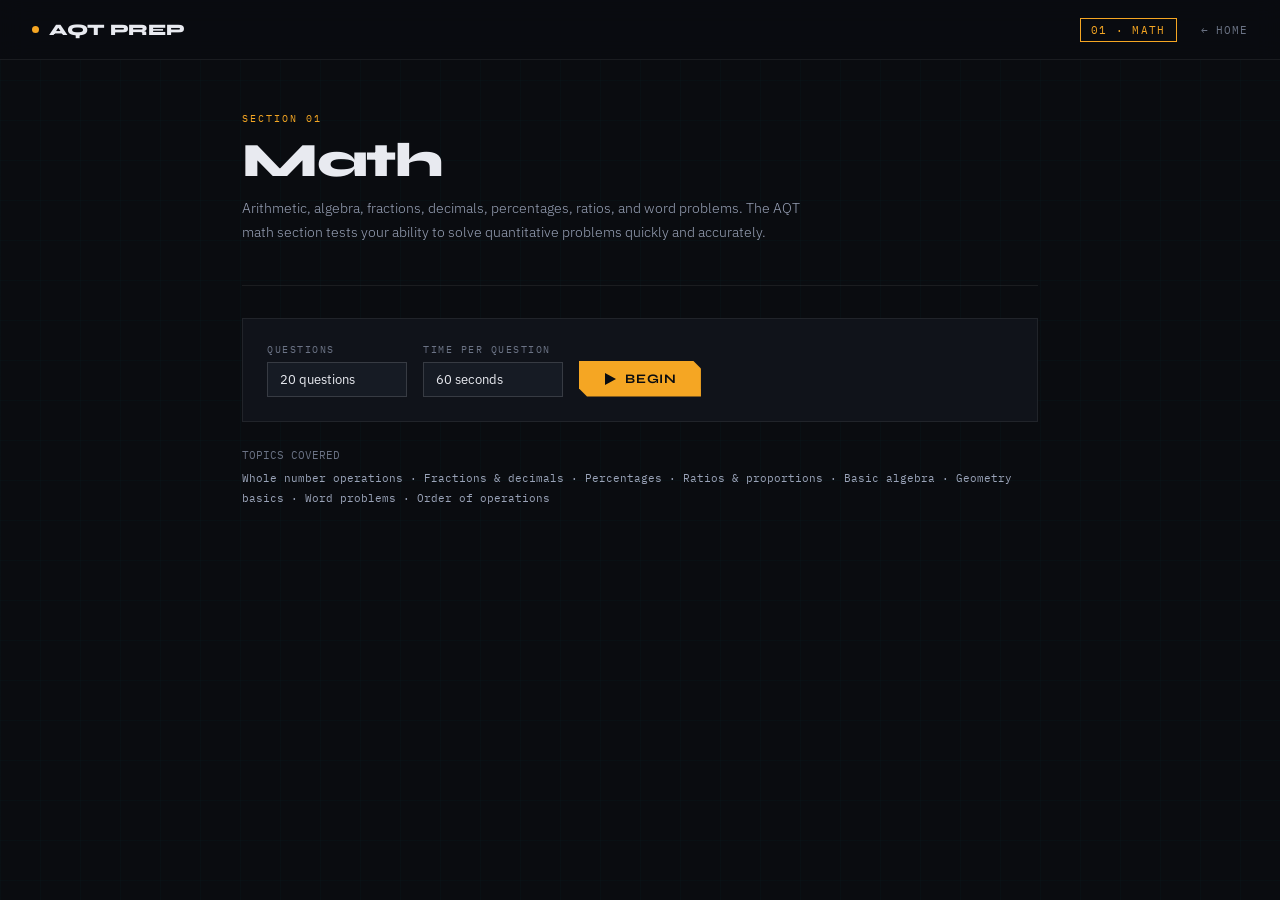
<file: math.html>
<!DOCTYPE html>
<html lang="en">
<head>
<meta charset="UTF-8">
<meta name="viewport" content="width=device-width, initial-scale=1.0">
<title>Math — AQT Prep</title>
<link rel="preconnect" href="https://fonts.googleapis.com">
<link href="https://fonts.googleapis.com/css2?family=Syne:wght@400;500;600;700;800&family=IBM+Plex+Mono:wght@400;500&family=IBM+Plex+Sans:wght@300;400;500&display=swap" rel="stylesheet">
<link rel="stylesheet" href="style.css">
<style>
  :root { --accent: var(--amber); }
</style>
</head>
<body>

<nav>
  <a href="index.html" class="nav-logo"><div class="dot"></div>AQT PREP</a>
  <div class="nav-right">
    <span class="nav-section-label">01 · Math</span>
    <a href="index.html" class="nav-back">← Home</a>
  </div>
</nav>

<div class="page-wrap">

  <!-- START SCREEN -->
  <div class="screen active" id="screen-start">
    <div class="section-header">
      <div class="section-eyebrow">Section 01</div>
      <h1>Math</h1>
      <p>Arithmetic, algebra, fractions, decimals, percentages, ratios, and word problems. The AQT math section tests your ability to solve quantitative problems quickly and accurately.</p>
    </div>
    <div class="settings-panel">
      <div class="setting-group">
        <span class="setting-label">Questions</span>
        <select id="sel-count">
          <option value="10">10 questions</option>
          <option value="20" selected>20 questions</option>
          <option value="25">25 questions (full)</option>
        </select>
      </div>
      <div class="setting-group">
        <span class="setting-label">Time per question</span>
        <select id="sel-time">
          <option value="0">No limit</option>
          <option value="45">45 seconds</option>
          <option value="60" selected>60 seconds</option>
          <option value="90">90 seconds</option>
        </select>
      </div>
      <button class="btn btn-amber" onclick="beginSession()">
        <svg width="14" height="14" viewBox="0 0 14 14" fill="none"><polygon points="2,1 13,7 2,13" fill="currentColor"/></svg>
        Begin
      </button>
    </div>
    <div style="font-family:var(--font-mono);font-size:11px;color:var(--text-muted);line-height:1.8;">
      <div>TOPICS COVERED</div>
      <div style="color:var(--text-dim);margin-top:4px;">Whole number operations · Fractions & decimals · Percentages · Ratios & proportions · Basic algebra · Geometry basics · Word problems · Order of operations</div>
    </div>
  </div>

  <!-- QUIZ SCREEN -->
  <div class="screen" id="screen-quiz">
    <div class="progress-wrap">
      <div class="progress-track"><div class="progress-fill" id="progress-bar" style="width:0%"></div></div>
      <span id="q-counter">1 / 20</span>
    </div>
    <div id="timer-wrap" style="display:none;">
      <div class="tbar-track"><div class="tbar-fill" id="timer-bar" style="width:100%"></div></div>
      <span id="timer-display">60s</span>
    </div>
    <div class="dot-tracker" id="dot-tracker"></div>
    <div class="quiz-card" id="quiz-card">
      <div class="question-text" id="q-text"></div>
      <div class="choices" id="choices"></div>
      <div id="explanation-box"></div>
      <div class="ctrl-row" id="ctrl-row">
        <button class="btn btn-outline" onclick="doSkip()">Skip</button>
        <button class="btn btn-amber" id="btn-next" onclick="doNext()" style="display:none;">Next</button>
        <button class="btn btn-amber" id="btn-finish" onclick="doFinish()" style="display:none;">View Results</button>
      </div>
    </div>
  </div>

  <!-- RESULTS SCREEN -->
  <div class="screen" id="screen-results">
    <div class="results-header">
      <div class="section-eyebrow">Session complete</div>
      <div class="score-big" id="score-pct" style="color:var(--amber);">0%</div>
      <div class="score-label" id="score-grade"></div>
    </div>
    <div class="meta-grid" id="meta-grid"></div>
    <div class="review-section">
      <h2>Full Review</h2>
      <div id="review-list"></div>
    </div>
    <div class="ctrl-row" style="margin-top:2rem;">
      <button class="btn btn-amber" onclick="restart()">Try Again</button>
      <a href="index.html" class="btn btn-outline">← All Sections</a>
    </div>
  </div>

</div>

<script>
const QUESTIONS = [
  { text:"What is 15% of 240?", choices:["30","34","36","38"], correct:2, explanation:"15% of 240 = 0.15 × 240 = 36." },
  { text:"A pilot flies 360 miles in 3 hours. What is the average speed in mph?", choices:["100","110","120","130"], correct:2, explanation:"Speed = Distance ÷ Time = 360 ÷ 3 = 120 mph." },
  { text:"Simplify: 3/4 + 1/6", choices:["4/10","11/12","5/12","7/10"], correct:1, explanation:"Common denominator 12: 9/12 + 2/12 = 11/12." },
  { text:"If x − 7 = 15, what is x?", choices:["8","18","22","25"], correct:2, explanation:"x = 15 + 7 = 22." },
  { text:"What is 2³ × 2²?", choices:["10","16","32","64"], correct:2, explanation:"2³ × 2² = 2^(3+2) = 2⁵ = 32." },
  { text:"A rectangle has length 14 cm and width 9 cm. What is its area?", choices:["46 cm²","120 cm²","126 cm²","132 cm²"], correct:2, explanation:"Area = length × width = 14 × 9 = 126 cm²." },
  { text:"What is 3/8 expressed as a decimal?", choices:["0.275","0.375","0.425","0.475"], correct:1, explanation:"3 ÷ 8 = 0.375." },
  { text:"A fuel tank holds 450 gallons. If it is 2/3 full, how many gallons are in the tank?", choices:["150","225","300","315"], correct:2, explanation:"2/3 × 450 = 300 gallons." },
  { text:"What is the square root of 196?", choices:["12","13","14","15"], correct:2, explanation:"√196 = 14 because 14 × 14 = 196." },
  { text:"Solve: 5x + 3 = 28", choices:["x = 4","x = 5","x = 6","x = 7"], correct:1, explanation:"5x = 28 − 3 = 25, so x = 25 ÷ 5 = 5." },
  { text:"An aircraft burns 8.5 gallons of fuel per hour. How much fuel is used in 4.5 hours?", choices:["36.5 gal","38 gal","38.25 gal","40 gal"], correct:2, explanation:"8.5 × 4.5 = 38.25 gallons." },
  { text:"What is 125% of 80?", choices:["90","100","105","110"], correct:1, explanation:"125% = 1.25. 1.25 × 80 = 100." },
  { text:"If a ratio of fuel to oil is 50:1, how many ounces of oil are needed for 200 oz of fuel?", choices:["2","3","4","5"], correct:2, explanation:"200 ÷ 50 = 4 ounces of oil." },
  { text:"What is (18 + 6) ÷ 4 × 3?", choices:["12","18","24","27"], correct:1, explanation:"Order of operations: (18+6) = 24, 24÷4 = 6, 6×3 = 18." },
  { text:"A circle has a radius of 7. What is its area? (Use π ≈ 3.14)", choices:["43.96","49","153.86","154"], correct:2, explanation:"Area = π × r² = 3.14 × 49 = 153.86." },
  { text:"Convert 0.045 to a percentage.", choices:["0.45%","4.5%","45%","0.0045%"], correct:1, explanation:"Multiply by 100: 0.045 × 100 = 4.5%." },
  { text:"A flight covers 780 miles. If the aircraft travels at 260 mph, how long is the flight?", choices:["2.5 hours","3 hours","3.5 hours","4 hours"], correct:1, explanation:"Time = Distance ÷ Speed = 780 ÷ 260 = 3 hours." },
  { text:"What is the LCM of 4, 6, and 9?", choices:["18","24","36","72"], correct:2, explanation:"LCM(4,6,9): 4=2², 6=2×3, 9=3². LCM = 2² × 3² = 36." },
  { text:"If 4 mechanics can service 12 aircraft in 6 hours, how many aircraft can 6 mechanics service in the same time?", choices:["15","16","18","20"], correct:2, explanation:"Rate per mechanic = 12/4 = 3 aircraft. 6 mechanics × 3 = 18 aircraft." },
  { text:"What is 7/8 ÷ 7/4?", choices:["1/2","1/4","7/2","4/7"], correct:0, explanation:"Dividing fractions: (7/8) × (4/7) = 28/56 = 1/2." },
  { text:"Solve: 2(x + 5) = 3x − 1", choices:["x = 9","x = 11","x = 13","x = 15"], correct:1, explanation:"2x + 10 = 3x − 1 → 11 = x." },
  { text:"What is 40% of 40% of 400?", choices:["16","24","32","64"], correct:3, explanation:"40% of 400 = 160. 40% of 160 = 64." },
  { text:"A triangle has base 10 and height 8. What is its area?", choices:["18","40","80","160"], correct:1, explanation:"Area = ½ × base × height = ½ × 10 × 8 = 40." },
  { text:"If an aircraft climbs at 800 ft/min, how long to climb from 1,500 ft to 9,500 ft?", choices:["8 min","10 min","12 min","15 min"], correct:1, explanation:"Altitude gain = 8,000 ft. Time = 8000 ÷ 800 = 10 minutes." },
  { text:"What is 5! (5 factorial)?", choices:["25","60","120","720"], correct:2, explanation:"5! = 5 × 4 × 3 × 2 × 1 = 120." },
];

let session = [], answers = [], current = 0, timerInterval = null, timePerQ = 60, totalQ = 20;

function shuffle(arr) {
  const a = [...arr];
  for (let i = a.length-1; i>0; i--) {
    const j = Math.floor(Math.random()*(i+1));
    [a[i],a[j]]=[a[j],a[i]];
  }
  return a;
}

function beginSession() {
  totalQ = parseInt(document.getElementById('sel-count').value);
  timePerQ = parseInt(document.getElementById('sel-time').value);
  session = shuffle(QUESTIONS).slice(0, totalQ);
  answers = new Array(totalQ).fill(null);
  current = 0;
  showScreen('screen-quiz');
  renderQ();
}

function showScreen(id) {
  document.querySelectorAll('.screen').forEach(s => s.classList.remove('active'));
  document.getElementById(id).classList.add('active');
}

function renderDots() {
  const t = document.getElementById('dot-tracker');
  t.innerHTML = '';
  session.forEach((_, i) => {
    const d = document.createElement('div');
    d.className = 'q-dot' + (i===current?' current': answers[i]===null?'': answers[i]==='skip'?' skip': answers[i]===session[i].correct?' ok':' bad');
    t.appendChild(d);
  });
}

function renderQ() {
  clearInterval(timerInterval);
  const q = session[current];
  document.getElementById('progress-bar').style.width = (current/session.length*100)+'%';
  document.getElementById('q-counter').textContent = (current+1)+' / '+session.length;
  document.getElementById('q-text').textContent = q.text;
  renderDots();

  const ch = document.getElementById('choices');
  ch.innerHTML = '';
  q.choices.forEach((c,i)=>{
    const btn = document.createElement('button');
    btn.className = 'choice-btn';
    btn.innerHTML = '<span class="choice-letter">'+String.fromCharCode(65+i)+'</span>'+c;
    btn.onclick = () => selectAnswer(i);
    ch.appendChild(btn);
  });

  document.getElementById('explanation-box').innerHTML = '';
  document.getElementById('btn-next').style.display = 'none';
  document.getElementById('btn-finish').style.display = 'none';
  const skipBtn = document.querySelector('#ctrl-row .btn-outline');
  if(skipBtn) skipBtn.style.display = '';

  if (timePerQ > 0) {
    let left = timePerQ;
    document.getElementById('timer-wrap').style.display = '';
    document.getElementById('timer-display').textContent = left+'s';
    document.getElementById('timer-bar').style.width = '100%';
    document.getElementById('timer-bar').className = 'tbar-fill';
    timerInterval = setInterval(()=>{
      left--;
      const pct = (left/timePerQ)*100;
      document.getElementById('timer-bar').style.width = pct+'%';
      document.getElementById('timer-bar').className = 'tbar-fill'+(pct<25?' danger':pct<50?' warn':'');
      document.getElementById('timer-display').textContent = left+'s';
      if(left<=0){ clearInterval(timerInterval); doSkip(true); }
    },1000);
  } else {
    document.getElementById('timer-wrap').style.display = 'none';
  }
}

function selectAnswer(idx) {
  if (answers[current] !== null) return;
  clearInterval(timerInterval);
  answers[current] = idx;
  const q = session[current];
  document.querySelectorAll('.choice-btn').forEach((b,i)=>{
    b.disabled = true;
    if(i===q.correct) b.className='choice-btn correct';
    else if(i===idx) b.className='choice-btn incorrect';
  });
  const expBox = document.getElementById('explanation-box');
  expBox.innerHTML = '<div class="explanation"><div class="explanation-label">'+(idx===q.correct?'Correct':'Incorrect')+'</div><p>'+q.explanation+'</p></div>';
  const skipBtn = document.querySelector('#ctrl-row .btn-outline');
  if(skipBtn) skipBtn.style.display='none';
  if(current<session.length-1) document.getElementById('btn-next').style.display='';
  else document.getElementById('btn-finish').style.display='';
  renderDots();
}

function doSkip(auto) {
  clearInterval(timerInterval);
  if(answers[current]===null) answers[current]='skip';
  const q = session[current];
  document.querySelectorAll('.choice-btn').forEach((b,i)=>{
    b.disabled = true;
    if(i===q.correct) b.className='choice-btn correct';
  });
  document.getElementById('explanation-box').innerHTML='<div class="explanation"><div class="explanation-label">Skipped — correct answer shown</div><p>'+q.explanation+'</p></div>';
  const skipBtn = document.querySelector('#ctrl-row .btn-outline');
  if(skipBtn) skipBtn.style.display='none';
  if(current<session.length-1) document.getElementById('btn-next').style.display='';
  else document.getElementById('btn-finish').style.display='';
  renderDots();
}

function doNext() { current++; renderQ(); }
function doFinish() { showResults(); }

function showResults() {
  clearInterval(timerInterval);
  let correct=0, incorrect=0, skipped=0;
  answers.forEach((a,i)=>{
    if(a===null||a==='skip') skipped++;
    else if(a===session[i].correct) correct++;
    else incorrect++;
  });
  const pct = Math.round(correct/session.length*100);
  document.getElementById('score-pct').textContent = pct+'%';
  let grade = pct>=90?'Excellent — exam ready':pct>=70?'Good — review missed questions':pct>=50?'Needs improvement — study core concepts':'Keep studying — review all explanations';
  document.getElementById('score-grade').textContent = grade;
  document.getElementById('meta-grid').innerHTML =
    `<div class="meta-item"><span class="meta-num" style="color:var(--green)">${correct}</span><span class="meta-lbl">Correct</span></div>
     <div class="meta-item"><span class="meta-num" style="color:var(--red)">${incorrect}</span><span class="meta-lbl">Incorrect</span></div>
     <div class="meta-item"><span class="meta-num" style="color:var(--amber)">${skipped}</span><span class="meta-lbl">Skipped</span></div>
     <div class="meta-item"><span class="meta-num">${session.length}</span><span class="meta-lbl">Total</span></div>`;

  const rl = document.getElementById('review-list');
  rl.innerHTML = '';
  session.forEach((q,i)=>{
    const a=answers[i];
    const ok = a===q.correct, skip=a===null||a==='skip';
    rl.innerHTML += `<div class="review-item">
      <span class="review-badge ${ok?'badge-correct':skip?'badge-skipped':'badge-incorrect'}">${ok?'Correct':skip?'Skipped':'Incorrect'}</span>
      <div class="review-q">Q${i+1}: ${q.text}</div>
      ${!ok&&!skip?`<div class="review-detail">Your answer: ${q.choices[a]}</div>`:''}
      <div class="review-detail">Correct: ${q.choices[q.correct]}</div>
      <div class="review-exp">${q.explanation}</div>
    </div>`;
  });
  showScreen('screen-results');
}

function restart() { beginSession(); }
</script>
</body>
</html>
</file>
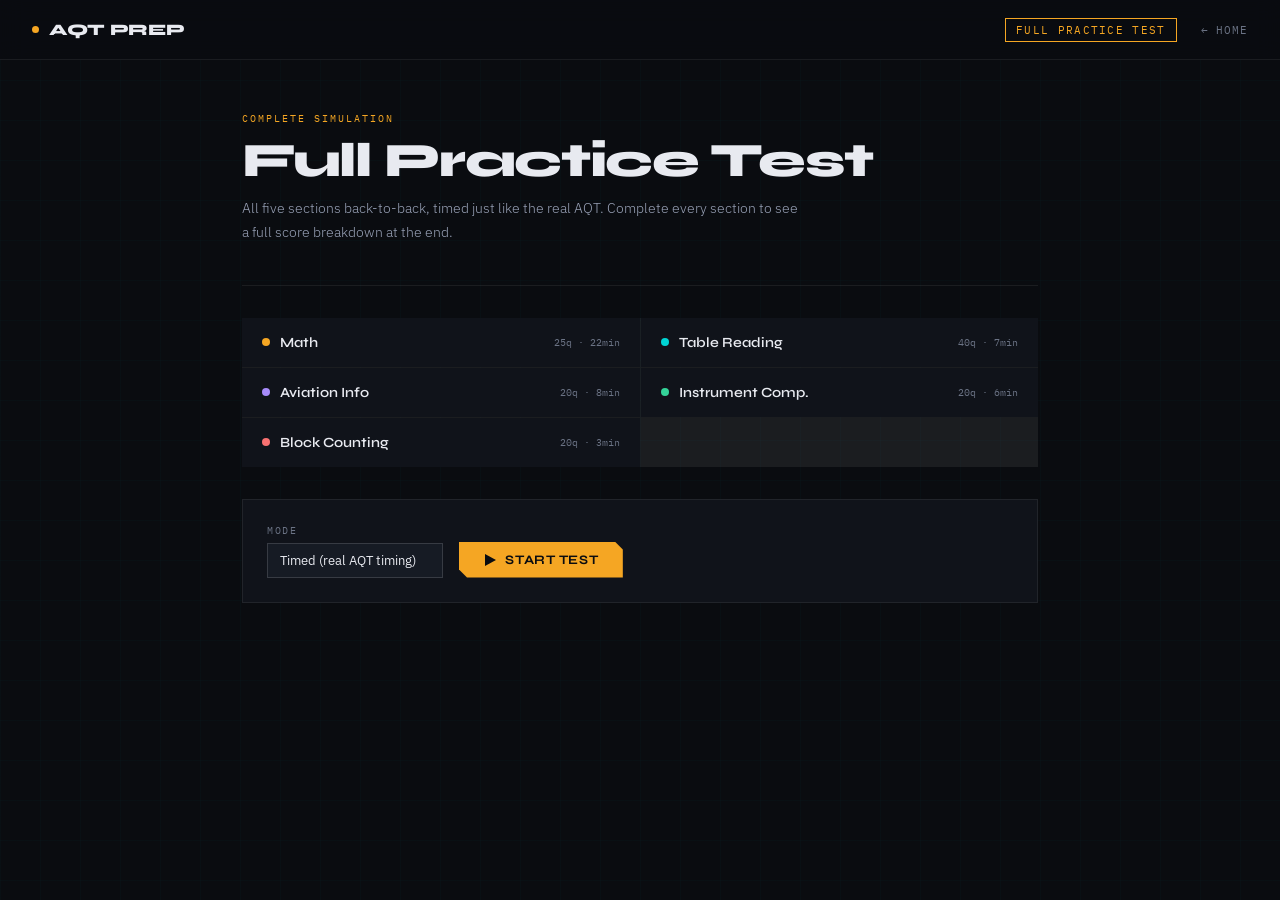
<file: practice.html>
<!DOCTYPE html>
<html lang="en">
<head>
<meta charset="UTF-8">
<meta name="viewport" content="width=device-width, initial-scale=1.0">
<title>Full Practice Test — AQT Prep</title>
<link rel="preconnect" href="https://fonts.googleapis.com">
<link href="https://fonts.googleapis.com/css2?family=Syne:wght@400;500;600;700;800&family=IBM+Plex+Mono:wght@400;500&family=IBM+Plex+Sans:wght@300;400;500&display=swap" rel="stylesheet">
<link rel="stylesheet" href="style.css">
<style>
  :root{--accent:var(--amber);}
  .section-cards{display:grid;grid-template-columns:1fr 1fr;gap:1px;background:var(--border);margin-bottom:2rem;}
  @media(max-width:500px){.section-cards{grid-template-columns:1fr;}}
  .section-mini{background:var(--bg2);padding:1rem 1.25rem;display:flex;align-items:center;gap:10px;}
  .mini-dot{width:8px;height:8px;border-radius:50%;}
  .mini-label{font-family:var(--font-display);font-size:14px;font-weight:600;}
  .mini-meta{font-family:var(--font-mono);font-size:10px;color:var(--text-muted);margin-left:auto;}
  .score-section{display:flex;align-items:center;justify-content:space-between;padding:1rem 0;border-bottom:1px solid var(--border);}
  .score-section-label{font-family:var(--font-mono);font-size:11px;color:var(--text-muted);text-transform:uppercase;letter-spacing:0.1em;}
  .score-section-pct{font-family:var(--font-display);font-size:22px;font-weight:700;}
  .score-bar-wrap{flex:1;margin:0 1.5rem;height:4px;background:var(--border-bright);}
  .score-bar-fill{height:100%;border-radius:2px;}
</style>
</head>
<body>
<nav>
  <a href="index.html" class="nav-logo"><div class="dot"></div>AQT PREP</a>
  <div class="nav-right">
    <span class="nav-section-label">Full Practice Test</span>
    <a href="index.html" class="nav-back">← Home</a>
  </div>
</nav>

<div class="page-wrap">

  <!-- START -->
  <div class="screen active" id="screen-start">
    <div class="section-header">
      <div class="section-eyebrow">Complete Simulation</div>
      <h1>Full Practice Test</h1>
      <p>All five sections back-to-back, timed just like the real AQT. Complete every section to see a full score breakdown at the end.</p>
    </div>
    <div class="section-cards">
      <div class="section-mini"><div class="mini-dot" style="background:#f5a623"></div><span class="mini-label">Math</span><span class="mini-meta">25q · 22min</span></div>
      <div class="section-mini"><div class="mini-dot" style="background:#00d4d4"></div><span class="mini-label">Table Reading</span><span class="mini-meta">40q · 7min</span></div>
      <div class="section-mini"><div class="mini-dot" style="background:#a78bfa"></div><span class="mini-label">Aviation Info</span><span class="mini-meta">20q · 8min</span></div>
      <div class="section-mini"><div class="mini-dot" style="background:#34d399"></div><span class="mini-label">Instrument Comp.</span><span class="mini-meta">20q · 6min</span></div>
      <div class="section-mini"><div class="mini-dot" style="background:#f87171"></div><span class="mini-label">Block Counting</span><span class="mini-meta">20q · 3min</span></div>
    </div>
    <div class="settings-panel">
      <div class="setting-group"><span class="setting-label">Mode</span>
        <select id="sel-mode">
          <option value="timed">Timed (real AQT timing)</option>
          <option value="relaxed">Relaxed (no time limit)</option>
          <option value="quick">Quick (10 questions each)</option>
        </select>
      </div>
      <button class="btn btn-amber" onclick="startTest()">
        <svg width="14" height="14" viewBox="0 0 14 14" fill="none"><polygon points="2,1 13,7 2,13" fill="currentColor"/></svg>
        Start Test
      </button>
    </div>
  </div>

  <!-- SECTION TRANSITION -->
  <div class="screen" id="screen-transition">
    <div style="text-align:center;padding:4rem 0;">
      <div style="font-family:var(--font-mono);font-size:11px;color:var(--text-muted);letter-spacing:0.2em;text-transform:uppercase;margin-bottom:1rem;" id="trans-label">Next Section</div>
      <div style="font-family:var(--font-display);font-size:42px;font-weight:800;letter-spacing:-0.03em;margin-bottom:0.5rem;" id="trans-title">Math</div>
      <div style="font-family:var(--font-mono);font-size:13px;color:var(--text-muted);margin-bottom:3rem;" id="trans-meta"></div>
      <button class="btn btn-amber" onclick="beginCurrentSection()">Begin Section →</button>
    </div>
  </div>

  <!-- QUIZ -->
  <div class="screen" id="screen-quiz">
    <div style="display:flex;align-items:center;gap:1rem;margin-bottom:1rem;">
      <div style="font-family:var(--font-mono);font-size:10px;letter-spacing:0.15em;text-transform:uppercase;padding:3px 8px;border:1px solid var(--accent);" id="section-badge" style="color:var(--accent)">Section</div>
      <div class="progress-track" style="flex:1;"><div class="progress-fill" id="progress-bar" style="width:0%"></div></div>
      <span id="q-counter" style="font-family:var(--font-mono);font-size:12px;color:var(--text-muted);">1/20</span>
    </div>
    <div id="timer-wrap" style="display:none;">
      <div class="tbar-track"><div class="tbar-fill" id="timer-bar" style="width:100%"></div></div>
      <span id="timer-display">30s</span>
    </div>
    <div class="dot-tracker" id="dot-tracker"></div>
    <div class="quiz-card">
      <div id="q-category" style="font-family:var(--font-mono);font-size:10px;color:var(--text-muted);letter-spacing:0.15em;text-transform:uppercase;margin-bottom:0.75rem;"></div>
      <div id="q-extra"></div>
      <div class="question-text" id="q-text"></div>
      <div class="choices" id="choices"></div>
      <div id="explanation-box"></div>
      <div class="ctrl-row" id="ctrl-row">
        <button class="btn btn-outline" id="btn-skip" onclick="doSkip()">Skip</button>
        <button class="btn btn-amber" id="btn-next" onclick="doNext()" style="display:none;">Next</button>
        <button class="btn btn-amber" id="btn-end-section" onclick="endSection()" style="display:none;">End Section →</button>
      </div>
    </div>
  </div>

  <!-- RESULTS -->
  <div class="screen" id="screen-results">
    <div class="results-header">
      <div class="section-eyebrow">Test Complete</div>
      <div class="score-big" id="score-pct" style="color:var(--amber)">—</div>
      <div class="score-label" id="score-grade"></div>
    </div>
    <div style="margin-bottom:2rem;" id="section-scores"></div>
    <div class="review-section"><h2>Full Review</h2><div id="review-list"></div></div>
    <div class="ctrl-row" style="margin-top:2rem;">
      <button class="btn btn-amber" onclick="location.reload()">New Test</button>
      <a href="index.html" class="btn btn-outline">← Home</a>
    </div>
  </div>

</div>

<script>
// ---- Data ----
const MATH_Q = [
  {cat:"Math",text:"What is 15% of 240?",choices:["30","34","36","38"],correct:2,explanation:"15% of 240 = 0.15 × 240 = 36."},
  {cat:"Math",text:"A pilot flies 360 miles in 3 hours. What is average speed?",choices:["100 mph","110 mph","120 mph","130 mph"],correct:2,explanation:"360 ÷ 3 = 120 mph."},
  {cat:"Math",text:"Simplify: 3/4 + 1/6",choices:["4/10","11/12","5/12","7/10"],correct:1,explanation:"LCD=12: 9/12+2/12=11/12."},
  {cat:"Math",text:"If x − 7 = 15, what is x?",choices:["8","18","22","25"],correct:2,explanation:"x = 22."},
  {cat:"Math",text:"What is 2³ × 2²?",choices:["10","16","32","64"],correct:2,explanation:"2^5 = 32."},
  {cat:"Math",text:"A fuel tank holds 450 gallons. If 2/3 full, how many gallons?",choices:["150","225","300","315"],correct:2,explanation:"2/3 × 450 = 300."},
  {cat:"Math",text:"What is √196?",choices:["12","13","14","15"],correct:2,explanation:"14 × 14 = 196."},
  {cat:"Math",text:"Solve: 5x + 3 = 28",choices:["x = 4","x = 5","x = 6","x = 7"],correct:1,explanation:"5x=25, x=5."},
  {cat:"Math",text:"Aircraft burns 8.5 gal/hr. Fuel used in 4.5 hours?",choices:["36.5 gal","38 gal","38.25 gal","40 gal"],correct:2,explanation:"8.5 × 4.5 = 38.25."},
  {cat:"Math",text:"What is 125% of 80?",choices:["90","100","105","110"],correct:1,explanation:"1.25 × 80 = 100."},
];
const AVINFO_Q = [
  {cat:"Aviation Info",text:"What are the four forces on an aircraft in level flight?",choices:["Lift, weight, thrust, drag","Lift, gravity, power, friction","Velocity, mass, lift, thrust","Pressure, lift, drag, inertia"],correct:0,explanation:"Lift, weight (gravity), thrust, and drag are the four aerodynamic forces."},
  {cat:"Aviation Info",text:"What happens when the critical angle of attack is exceeded?",choices:["Lift doubles","A stall occurs","Aircraft speeds up","Drag decreases"],correct:1,explanation:"Exceeding the critical AOA causes airflow separation — a stall."},
  {cat:"Aviation Info",text:"Which control surface primarily controls roll?",choices:["Elevator","Rudder","Ailerons","Flaps"],correct:2,explanation:"Ailerons control roll by creating differential lift between wings."},
  {cat:"Aviation Info",text:"Class A airspace floor in the continental US is:",choices:["14,500 ft MSL","18,000 ft MSL","24,000 ft MSL","FL600"],correct:1,explanation:"Class A begins at 18,000 ft MSL (FL180)."},
  {cat:"Aviation Info",text:"What causes induced drag?",choices:["Skin friction","Lift production","Landing gear","Propeller slipstream"],correct:1,explanation:"Induced drag is a byproduct of lift generation — wingtip vortices create rearward force."},
  {cat:"Aviation Info",text:"Under FAR 91.3, the PIC is responsible for:",choices:["ATC routing","Safe aircraft operation","Maintenance scheduling","Fuel calculations"],correct:1,explanation:"FAR 91.3 makes the PIC the final authority for safe operation."},
  {cat:"Aviation Info",text:"What does a cumulonimbus cloud indicate?",choices:["Stable smooth air","Severe turbulence and icing","Fog only","Light turbulence"],correct:1,explanation:"CB clouds indicate thunderstorm conditions — severe turbulence, icing, hail."},
  {cat:"Aviation Info",text:"What is the purpose of RAIM in GPS?",choices:["Amplify signal","Check signal integrity","Terrain warnings","Wind correction"],correct:1,explanation:"RAIM monitors GPS integrity and alerts when accuracy is insufficient."},
  {cat:"Aviation Info",text:"Wind shear is most hazardous during:",choices:["Cruise","Takeoff and landing","Taxiing","Engine runup"],correct:1,explanation:"Wind shear near ground during takeoff/landing leaves little margin for recovery."},
  {cat:"Aviation Info",text:"What does a SIGMET describe?",choices:["Routine briefing","Hazardous meteorological phenomena","Pilot weather report","Terminal forecast"],correct:1,explanation:"SIGMETs describe conditions hazardous to all aircraft: severe turbulence, icing, volcanic ash."},
];

function makeTRQuestion() {
  const xVals=[-3,-2,-1,0,1,2,3], yVals=[-3,-2,-1,0,1,2,3];
  const xi=Math.floor(Math.random()*xVals.length), yi=Math.floor(Math.random()*yVals.length);
  const x=xVals[xi], y=yVals[yi];
  const val=(y*7)+(x*3)+50;
  const wrongs=new Set();
  while(wrongs.size<3){const v=val+(Math.floor(Math.random()*10)+1)*(Math.random()<0.5?1:-1);wrongs.add(v);}
  const all=shuffle([val,...wrongs]);
  return {cat:"Table Reading",x,y,correct_val:val,choices:all.map(v=>String(v)),correct:all.indexOf(val),isTableQ:true,xi,yi,explanation:`X=${x}, Y=${y} → value is ${val}.`};
}

function makeICQuestion(){
  const pitches=[-10,-5,0,5,10],banks=[-30,-15,0,15,30],hdgs=[0,45,90,135,180,225,270,315];
  const p=pitches[Math.floor(Math.random()*pitches.length)];
  const b=banks[Math.floor(Math.random()*banks.length)];
  const h=hdgs[Math.floor(Math.random()*hdgs.length)];
  const pitchL=p===0?'level pitch':p>0?p+'° nose up':Math.abs(p)+'° nose down';
  const bankL=b===0?'wings level':b>0?b+'° right bank':Math.abs(b)+'° left bank';
  const hdgL={0:'North',45:'NE (045°)',90:'East',135:'SE (135°)',180:'South',225:'SW (225°)',270:'West',315:'NW (315°)'}[h]||h+'°';
  const correct_text=`${pitchL}, ${bankL}, heading ${hdgL}`;
  const pool=[];
  pitches.forEach(pp=>banks.forEach(bb=>hdgs.forEach(hh=>{
    const pl=pp===0?'level pitch':pp>0?pp+'° nose up':Math.abs(pp)+'° nose down';
    const bl=bb===0?'wings level':bb>0?bb+'° right bank':Math.abs(bb)+'° left bank';
    const hl={0:'North',45:'NE (045°)',90:'East',135:'SE (135°)',180:'South',225:'SW (225°)',270:'West',315:'NW (315°)'}[hh]||hh+'°';
    const t=`${pl}, ${bl}, heading ${hl}`;
    if(t!==correct_text)pool.push(t);
  })));
  const wrong=shuffle(pool).slice(0,3);
  const all=shuffle([correct_text,...wrong]);
  return {cat:"Instrument",pitch:p,bank:b,heading:h,correct_text,choices:all,correct:all.indexOf(correct_text),isInstrument:true,explanation:`Attitude indicator shows ${pitchL} and ${bankL}. Heading indicator shows ${hdgL}.`};
}

function makeBCQuestion(){
  const scenarios=[
    {blocks:[[1,0,0],[0,0,0],[2,0,0],[1,1,0],[1,0,1]],target:0},
    {blocks:[[0,0,0],[1,0,0],[0,1,0],[1,1,0],[0,0,1]],target:0},
    {blocks:[[0,0,0],[0,0,1],[0,0,2],[1,0,0],[0,1,0]],target:1},
    {blocks:[[0,0,0],[1,0,0],[2,0,0],[1,0,1],[0,0,1],[2,0,1]],target:3},
    {blocks:[[0,0,0],[1,0,0],[1,1,0],[1,0,1]],target:1},
  ];
  const sc=scenarios[Math.floor(Math.random()*scenarios.length)];
  const posSet=new Set(sc.blocks.map(b=>b[0]+','+b[1]+','+b[2]));
  const dirs=[[1,0,0],[-1,0,0],[0,1,0],[0,-1,0],[0,0,1],[0,0,-1]];
  const pos=sc.blocks[sc.target];
  let count=0;
  dirs.forEach(([dx,dy,dz])=>{if(posSet.has((pos[0]+dx)+','+(pos[1]+dy)+','+(pos[2]+dz)))count++;});
  const wrongs=new Set();
  while(wrongs.size<3){const v=count+(Math.floor(Math.random()*3)+1)*(Math.random()<0.5?1:-1);if(v>=1&&v<=6)wrongs.add(v);}
  const all=shuffle([count,...wrongs]);
  return {cat:"Block Counting",blocks:sc.blocks,target:sc.target,correct_val:count,choices:all.map(v=>v+' block'+(v===1?'':'s')),correct:all.indexOf(count),isBlock:true,explanation:`Block ${sc.target+1} touches ${count} adjacent block${count===1?'':'s'}.`};
}

function shuffle(arr){const a=[...arr];for(let i=a.length-1;i>0;i--){const j=Math.floor(Math.random()*(i+1));[a[i],a[j]]=[a[j],a[i]];}return a;}

// ---- Test State ----
const SECTIONS = [
  {name:'Math', color:'#f5a623', timePerQ:52, questions:null, count:10},
  {name:'Table Reading', color:'#00d4d4', timePerQ:10, questions:null, count:10},
  {name:'Aviation Info', color:'#a78bfa', timePerQ:24, questions:null, count:10},
  {name:'Instrument Comprehension', color:'#34d399', timePerQ:18, questions:null, count:10},
  {name:'Block Counting', color:'#f87171', timePerQ:9, questions:null, count:10},
];

let mode='timed', sectionIdx=0, currentQ=0, sectionAnswers=[], allResults=[], timerInterval=null;

function startTest(){
  mode=document.getElementById('sel-mode').value;
  const qCounts=mode==='quick'?[10,10,10,10,10]:[25,40,20,20,20];
  const tpq=mode==='relaxed'?[0,0,0,0,0]:[52,10,24,18,9];

  SECTIONS[0].questions=shuffle(MATH_Q).slice(0,qCounts[0]);
  const trQs=[];for(let i=0;i<qCounts[1];i++)trQs.push(makeTRQuestion());SECTIONS[1].questions=trQs;
  SECTIONS[2].questions=shuffle(AVINFO_Q).slice(0,qCounts[2]);
  const icQs=[];for(let i=0;i<qCounts[3];i++)icQs.push(makeICQuestion());SECTIONS[3].questions=icQs;
  const bcQs=[];for(let i=0;i<qCounts[4];i++)bcQs.push(makeBCQuestion());SECTIONS[4].questions=bcQs;

  SECTIONS.forEach((s,i)=>{s.count=qCounts[i];s.timePerQ=tpq[i];});
  sectionIdx=0;allResults=[];
  showTransition();
}

function showTransition(){
  if(sectionIdx>=SECTIONS.length){showResults();return;}
  const sec=SECTIONS[sectionIdx];
  document.getElementById('trans-label').textContent='Section '+(sectionIdx+1)+' of '+SECTIONS.length;
  document.getElementById('trans-title').textContent=sec.name;
  document.getElementById('trans-title').style.color=sec.color;
  document.getElementById('trans-meta').textContent=sec.count+' questions'+(sec.timePerQ?` · ${sec.timePerQ}s per question`:'');
  showScreen('screen-transition');
}

function beginCurrentSection(){
  const sec=SECTIONS[sectionIdx];
  sectionAnswers=new Array(sec.questions.length).fill(null);
  currentQ=0;
  document.getElementById('section-badge').textContent=sec.name;
  document.getElementById('section-badge').style.color=sec.color;
  document.getElementById('section-badge').style.borderColor=sec.color;
  document.getElementById('progress-bar').style.background=sec.color;
  document.getElementById('timer-bar').style.background=sec.color;
  showScreen('screen-quiz');
  renderQ2();
}

// Isometric block drawing (simplified inline)
function drawAI2(pitch,bank){const cx=80,cy=80,R=70,pitchPx=pitch*2,bankRad=bank*Math.PI/180;return`<svg width="160" height="160" viewBox="0 0 160 160"><defs><clipPath id="ai-c2"><circle cx="${cx}" cy="${cy}" r="${R}"/></clipPath></defs><g clip-path="url(#ai-c2)"><rect x="0" y="0" width="160" height="160" fill="#1a3a6b"/><g transform="rotate(${bank},${cx},${cy})"><rect x="${cx-120}" y="${cy-pitchPx}" width="240" height="160" fill="#6b3d1e"/><line x1="${cx-120}" y1="${cy-pitchPx}" x2="${cx+120}" y2="${cy-pitchPx}" stroke="#fff" stroke-width="2"/></g></g><circle cx="${cx}" cy="${cy}" r="${R}" fill="none" stroke="#333" stroke-width="6"/><circle cx="${cx}" cy="${cy}" r="${R}" fill="none" stroke="#555" stroke-width="1"/><g transform="rotate(${bank},${cx},${cy})"><polygon points="${cx},${cy-R+14} ${cx-5},${cy-R+22} ${cx+5},${cy-R+22}" fill="#fff"/></g><line x1="${cx-20}" y1="${cy}" x2="${cx-6}" y2="${cy}" stroke="#f5a623" stroke-width="3"/><line x1="${cx+6}" y1="${cy}" x2="${cx+20}" y2="${cy}" stroke="#f5a623" stroke-width="3"/><circle cx="${cx}" cy="${cy}" r="3" fill="#f5a623"/></svg>`;}
function drawHI2(heading){const cx=80,cy=80,R=70;const h2=[{l:'N',d:0},{l:'E',d:90},{l:'S',d:180},{l:'W',d:270}];return`<svg width="160" height="160" viewBox="0 0 160 160"><circle cx="${cx}" cy="${cy}" r="${R}" fill="#111" stroke="#555" stroke-width="4"/><g transform="rotate(${-heading},${cx},${cy})">${h2.map(h=>{const rad=h.d*Math.PI/180;const tx=cx+Math.sin(rad)*(R-22),ty=cy-Math.cos(rad)*(R-22)+4;return`<text x="${tx.toFixed(1)}" y="${ty.toFixed(1)}" text-anchor="middle" font-size="13" fill="${h.l==='N'?'#e84040':'#fff'}" font-family="IBM Plex Mono">${h.l}</text>`;}).join('')}</g><polygon points="${cx},${cy-R+2} ${cx-5},${cy-R+12} ${cx+5},${cy-R+12}" fill="#f5a623"/><circle cx="${cx}" cy="${cy}" r="3" fill="#888"/></svg>`;}
function drawBlocks2(blockArr,targetIdx){const iso={sx:28,sy:14,sz:28};const W=280,H=200,ox=W/2-20,oy=H-30;function ip(x,y,z){return{px:ox+(x-y)*iso.sx,py:oy-z*iso.sz+(x+y)*iso.sy};}const sorted=[...blockArr.map((b,i)=>({x:b[0],y:b[1],z:b[2],i}))].sort((a,b)=>((a.x+a.y)-(b.x+b.y))||(a.z-b.z));let svg=`<svg width="${W}" height="${H}" viewBox="0 0 ${W} ${H}" style="overflow:visible">`;sorted.forEach(({x,y,z,i})=>{const it=i===targetIdx;const tc=it?'#f87171':'#2a3550',lc=it?'#c94040':'#1a2235',rc=it?'#e06060':'#222f45',sc=it?'#ff8888':'#3a4f70';const p={t_tl:ip(x,y,z+1),t_tr:ip(x+1,y,z+1),t_br:ip(x+1,y+1,z+1),t_bl:ip(x,y+1,z+1),b_tl:ip(x,y,z),b_tr:ip(x+1,y,z),b_br:ip(x+1,y+1,z),b_bl:ip(x,y+1,z)};const pt=p=>`${p.px.toFixed(1)},${p.py.toFixed(1)}`;svg+=`<polygon points="${pt(p.t_tl)} ${pt(p.t_tr)} ${pt(p.t_br)} ${pt(p.t_bl)}" fill="${tc}" stroke="${sc}" stroke-width="0.5"/>`;svg+=`<polygon points="${pt(p.t_tl)} ${pt(p.t_bl)} ${pt(p.b_bl)} ${pt(p.b_tl)}" fill="${lc}" stroke="${sc}" stroke-width="0.5"/>`;svg+=`<polygon points="${pt(p.t_bl)} ${pt(p.t_br)} ${pt(p.b_br)} ${pt(p.b_bl)}" fill="${rc}" stroke="${sc}" stroke-width="0.5"/>`;const center=ip(x+0.5,y+0.5,z+1);svg+=`<text x="${center.px.toFixed(1)}" y="${(center.py-4).toFixed(1)}" text-anchor="middle" font-size="${it?13:10}" font-weight="${it?700:400}" fill="${it?'#fff':'rgba(255,255,255,0.5)'}" font-family="IBM Plex Mono">${i+1}</text>`;});svg+='</svg>';return svg;}

// Table rendering for TR questions
function makeTable2(q){const xVals=[-3,-2,-1,0,1,2,3],yVals=[-3,-2,-1,0,1,2,3];function val(y,x){return(y*7)+(x*3)+50;}let html='<div style="overflow-x:auto;font-size:11px;"><table class="lookup-table"><thead><tr><th>Y\\X</th>';xVals.forEach(x=>{html+=`<th>${x}</th>`;});html+='</tr></thead><tbody>';yVals.forEach((y,ri)=>{html+=`<tr><th>${y}</th>`;xVals.forEach((x,ci)=>{html+=`<td>${val(y,x)}</td>`;});html+='</tr>';});html+='</tbody></table></div>';return html;}

function renderQ2(){
  clearInterval(timerInterval);
  const sec=SECTIONS[sectionIdx];
  const q=sec.questions[currentQ];
  document.getElementById('progress-bar').style.width=(currentQ/sec.questions.length*100)+'%';
  document.getElementById('q-counter').textContent=(currentQ+1)+' / '+sec.questions.length;
  document.getElementById('q-category').textContent=q.cat||'';
  renderDots2();

  const extra=document.getElementById('q-extra');
  if(q.isTableQ){
    extra.innerHTML='<div class="lookup-prompt" style="border-color:var(--cyan);font-family:var(--font-mono);font-size:13px;color:var(--text);margin-bottom:0.75rem;padding:0.5rem 0.75rem;">Find value at X = '+q.x+', Y = '+q.y+'</div>'+makeTable2(q);
    document.getElementById('q-text').textContent='';
  } else if(q.isInstrument){
    extra.innerHTML='<div style="display:flex;justify-content:center;gap:2rem;margin-bottom:1rem;flex-wrap:wrap;"><div style="text-align:center">'+drawAI2(q.pitch,q.bank)+'<div style="font-family:var(--font-mono);font-size:10px;color:var(--text-muted);margin-top:4px;letter-spacing:0.1em;text-transform:uppercase;">Attitude Indicator</div></div><div style="text-align:center">'+drawHI2(q.heading)+'<div style="font-family:var(--font-mono);font-size:10px;color:var(--text-muted);margin-top:4px;letter-spacing:0.1em;text-transform:uppercase;">Heading Indicator</div></div></div>';
    document.getElementById('q-text').textContent='Select the correct description of the aircraft\'s attitude and heading:';
  } else if(q.isBlock){
    extra.innerHTML='<div style="display:flex;justify-content:center;margin-bottom:1rem;">'+drawBlocks2(q.blocks,q.target)+'</div>';
    document.getElementById('q-text').textContent='How many blocks does block '+(q.target+1)+' touch?';
  } else {
    extra.innerHTML='';
    document.getElementById('q-text').textContent=q.text;
  }

  const ch=document.getElementById('choices');ch.innerHTML='';
  q.choices.forEach((c,i)=>{const btn=document.createElement('button');btn.className='choice-btn';btn.innerHTML='<span class="choice-letter">'+String.fromCharCode(65+i)+'</span>'+c;btn.onclick=()=>selectA2(i);ch.appendChild(btn);});
  document.getElementById('explanation-box').innerHTML='';
  document.getElementById('btn-next').style.display='none';
  document.getElementById('btn-end-section').style.display='none';
  document.getElementById('btn-skip').style.display='';

  if(sec.timePerQ>0){
    let left=sec.timePerQ;
    document.getElementById('timer-wrap').style.display='';
    document.getElementById('timer-display').textContent=left+'s';
    document.getElementById('timer-bar').style.width='100%';
    timerInterval=setInterval(()=>{
      left--;
      const pct=(left/sec.timePerQ)*100;
      document.getElementById('timer-bar').style.width=pct+'%';
      document.getElementById('timer-bar').className='tbar-fill'+(pct<25?' danger':pct<50?' warn':'');
      document.getElementById('timer-display').textContent=left+'s';
      if(left<=0){clearInterval(timerInterval);doSkip2(true);}
    },1000);
  } else document.getElementById('timer-wrap').style.display='none';
}

function renderDots2(){const t=document.getElementById('dot-tracker');t.innerHTML='';const sec=SECTIONS[sectionIdx];sec.questions.forEach((_,i)=>{const d=document.createElement('div');d.className='q-dot'+(i===currentQ?' current':sectionAnswers[i]===null?'':sectionAnswers[i]==='skip'?' skip':sectionAnswers[i]===sec.questions[i].correct?' ok':' bad');t.appendChild(d);});}

function selectA2(idx){
  if(sectionAnswers[currentQ]!==null)return;
  clearInterval(timerInterval);sectionAnswers[currentQ]=idx;
  const q=SECTIONS[sectionIdx].questions[currentQ];
  document.querySelectorAll('.choice-btn').forEach((b,i)=>{b.disabled=true;if(i===q.correct)b.className='choice-btn correct';else if(i===idx)b.className='choice-btn incorrect';});
  document.getElementById('explanation-box').innerHTML='<div class="explanation"><div class="explanation-label">'+(idx===q.correct?'Correct':'Incorrect')+'</div><p>'+q.explanation+'</p></div>';
  document.getElementById('btn-skip').style.display='none';
  if(currentQ<SECTIONS[sectionIdx].questions.length-1)document.getElementById('btn-next').style.display='';
  else document.getElementById('btn-end-section').style.display='';
  renderDots2();
}

function doSkip2(){
  clearInterval(timerInterval);if(sectionAnswers[currentQ]===null)sectionAnswers[currentQ]='skip';
  const q=SECTIONS[sectionIdx].questions[currentQ];
  document.querySelectorAll('.choice-btn').forEach((b,i)=>{b.disabled=true;if(i===q.correct)b.className='choice-btn correct';});
  document.getElementById('explanation-box').innerHTML='<div class="explanation"><div class="explanation-label">Skipped</div><p>'+q.explanation+'</p></div>';
  document.getElementById('btn-skip').style.display='none';
  if(currentQ<SECTIONS[sectionIdx].questions.length-1)document.getElementById('btn-next').style.display='';
  else document.getElementById('btn-end-section').style.display='';
  renderDots2();
}

function doNext(){currentQ++;renderQ2();}
function endSection(){
  allResults.push({section:SECTIONS[sectionIdx],questions:SECTIONS[sectionIdx].questions,answers:[...sectionAnswers]});
  sectionIdx++;showTransition();
}

function showScreen(id){document.querySelectorAll('.screen').forEach(s=>s.classList.remove('active'));document.getElementById(id).classList.add('active');}

function showResults(){
  let totalCorrect=0,totalQ=0;
  const scoresHTML=allResults.map(r=>{
    let c=0;r.answers.forEach((a,i)=>{if(a===r.questions[i].correct)c++;});
    totalCorrect+=c;totalQ+=r.questions.length;
    const pct=Math.round(c/r.questions.length*100);
    const sec=r.section;
    return`<div class="score-section">
      <span class="score-section-label">${sec.name}</span>
      <div class="score-bar-wrap"><div class="score-bar-fill" style="width:${pct}%;background:${sec.color};"></div></div>
      <span class="score-section-pct" style="color:${sec.color}">${pct}%</span>
    </div>`;
  }).join('');
  document.getElementById('section-scores').innerHTML=`<div style="background:var(--bg2);border:1px solid var(--border);padding:1.5rem;">${scoresHTML}</div>`;

  const overall=Math.round(totalCorrect/totalQ*100);
  document.getElementById('score-pct').textContent=overall+'%';
  document.getElementById('score-grade').textContent=overall>=90?'Excellent — ready to fly':overall>=70?'Good performance — review weak sections':overall>=50?'Needs work — focus on lower scoring sections':'Keep studying all sections';

  const rl=document.getElementById('review-list');rl.innerHTML='';
  allResults.forEach(r=>{
    rl.innerHTML+=`<div style="font-family:var(--font-mono);font-size:11px;color:${r.section.color};text-transform:uppercase;letter-spacing:0.15em;margin:1.5rem 0 0.75rem;padding-top:1.5rem;border-top:1px solid var(--border);">${r.section.name}</div>`;
    r.questions.forEach((q,i)=>{
      const a=r.answers[i];const ok=a===q.correct,skip=a===null||a==='skip';
      const qLabel=q.isTableQ?`Find value at X=${q.x}, Y=${q.y}`:q.isInstrument?'Identify attitude and heading':q.isBlock?`How many blocks does block ${q.target+1} touch?`:q.text;
      rl.innerHTML+=`<div class="review-item"><span class="review-badge ${ok?'badge-correct':skip?'badge-skipped':'badge-incorrect'}">${ok?'Correct':skip?'Skipped':'Incorrect'}</span>
      <div class="review-q">${qLabel}</div>
      ${!ok&&!skip?`<div class="review-detail">Your answer: ${q.choices[a]}</div>`:''}
      <div class="review-detail">Correct: ${q.choices[q.correct]}</div>
      <div class="review-exp">${q.explanation}</div></div>`;
    });
  });
  showScreen('screen-results');
}
</script>
</body>
</html>
</file>
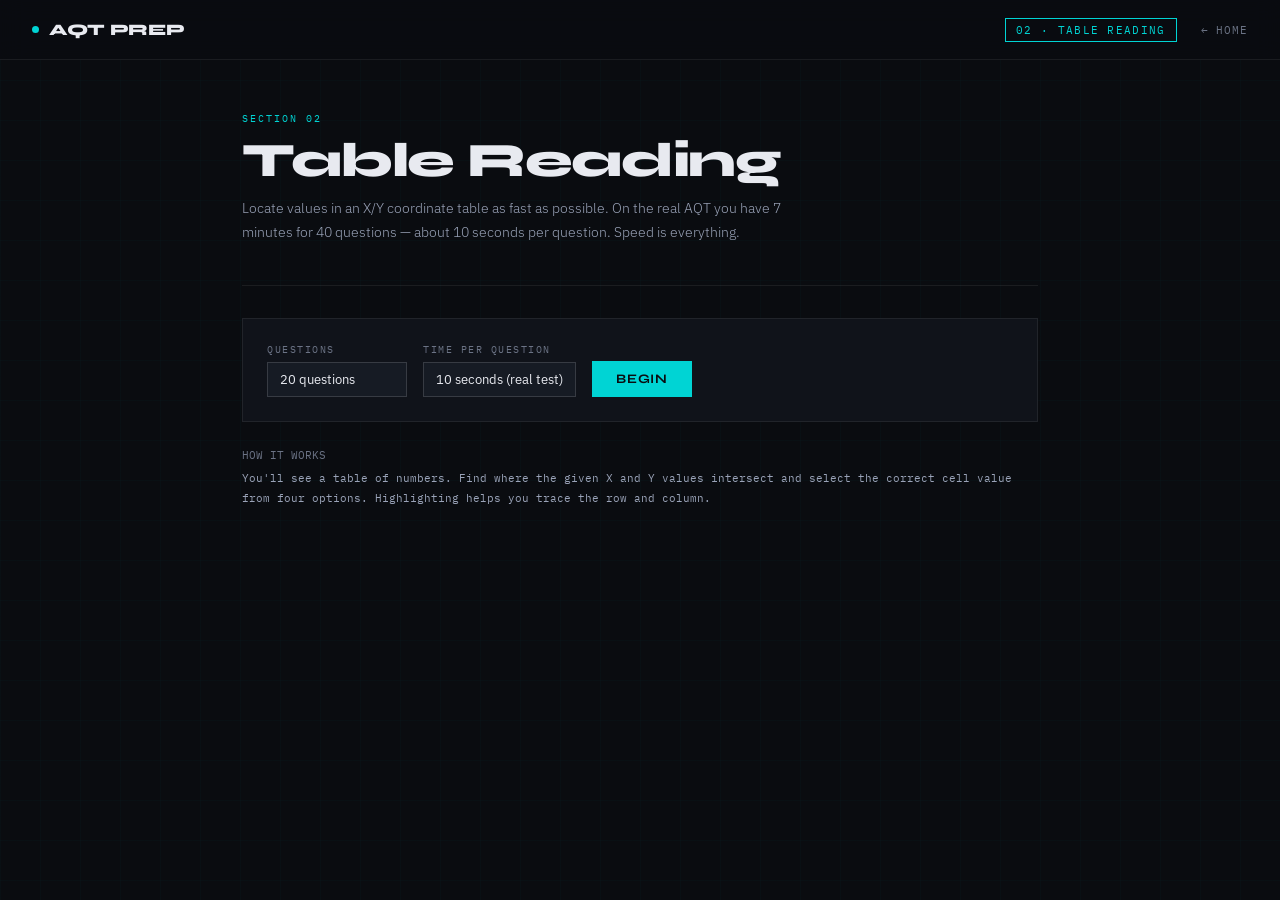
<file: table-reading.html>
<!DOCTYPE html>
<html lang="en">
<head>
<meta charset="UTF-8">
<meta name="viewport" content="width=device-width, initial-scale=1.0">
<title>Table Reading — AQT Prep</title>
<link rel="preconnect" href="https://fonts.googleapis.com">
<link href="https://fonts.googleapis.com/css2?family=Syne:wght@400;500;600;700;800&family=IBM+Plex+Mono:wght@400;500&family=IBM+Plex+Sans:wght@300;400;500&display=swap" rel="stylesheet">
<link rel="stylesheet" href="style.css">
<style>
  :root { --accent: var(--cyan); }
  .lookup-table td.hl-row { background: rgba(0,212,212,0.08); }
  .lookup-table th.hl-col, .lookup-table td.hl-col { background: rgba(0,212,212,0.08); }
  .lookup-table td.hl-cell { background: rgba(0,212,212,0.25); color: var(--cyan); font-weight: 600; outline: 2px solid var(--cyan); }
</style>
</head>
<body>

<nav>
  <a href="index.html" class="nav-logo"><div class="dot"></div>AQT PREP</a>
  <div class="nav-right">
    <span class="nav-section-label" style="border-color:var(--cyan);color:var(--cyan);">02 · Table Reading</span>
    <a href="index.html" class="nav-back">← Home</a>
  </div>
</nav>

<div class="page-wrap">

  <div class="screen active" id="screen-start">
    <div class="section-header">
      <div class="section-eyebrow" style="color:var(--cyan);">Section 02</div>
      <h1>Table Reading</h1>
      <p>Locate values in an X/Y coordinate table as fast as possible. On the real AQT you have 7 minutes for 40 questions — about 10 seconds per question. Speed is everything.</p>
    </div>
    <div class="settings-panel">
      <div class="setting-group">
        <span class="setting-label">Questions</span>
        <select id="sel-count">
          <option value="10">10 questions</option>
          <option value="20" selected>20 questions</option>
          <option value="40">40 questions (full)</option>
        </select>
      </div>
      <div class="setting-group">
        <span class="setting-label">Time per question</span>
        <select id="sel-time">
          <option value="0">No limit</option>
          <option value="10" selected>10 seconds (real test)</option>
          <option value="15">15 seconds</option>
          <option value="20">20 seconds</option>
        </select>
      </div>
      <button class="btn" style="background:var(--cyan);color:#0a0c10;font-family:var(--font-display);font-weight:700;font-size:13px;letter-spacing:0.06em;text-transform:uppercase;padding:10px 24px;border:none;cursor:pointer;" onclick="beginSession()">
        Begin
      </button>
    </div>
    <div style="font-family:var(--font-mono);font-size:11px;color:var(--text-muted);line-height:1.8;">
      <div>HOW IT WORKS</div>
      <div style="color:var(--text-dim);margin-top:4px;">You'll see a table of numbers. Find where the given X and Y values intersect and select the correct cell value from four options. Highlighting helps you trace the row and column.</div>
    </div>
  </div>

  <div class="screen" id="screen-quiz">
    <div class="progress-wrap">
      <div class="progress-track"><div class="progress-fill" id="progress-bar" style="width:0%;background:var(--cyan)"></div></div>
      <span id="q-counter">1 / 20</span>
    </div>
    <div id="timer-wrap" style="display:none;">
      <div class="tbar-track"><div class="tbar-fill" id="timer-bar" style="width:100%;background:var(--cyan)"></div></div>
      <span id="timer-display">10s</span>
    </div>
    <div class="dot-tracker" id="dot-tracker"></div>
    <div class="quiz-card" id="quiz-card">
      <div class="lookup-prompt" id="lookup-prompt" style="border-color:var(--cyan);"></div>
      <div id="table-wrap" style="overflow-x:auto;margin-bottom:1rem;"></div>
      <div class="choices" id="choices"></div>
      <div id="explanation-box"></div>
      <div class="ctrl-row" id="ctrl-row">
        <button class="btn btn-outline" onclick="doSkip()">Skip</button>
        <button class="btn" id="btn-next" onclick="doNext()" style="display:none;background:var(--cyan);color:#0a0c10;font-family:var(--font-display);font-weight:700;font-size:13px;letter-spacing:0.06em;text-transform:uppercase;padding:10px 24px;border:none;cursor:pointer;">Next</button>
        <button class="btn" id="btn-finish" onclick="showResults()" style="display:none;background:var(--cyan);color:#0a0c10;font-family:var(--font-display);font-weight:700;font-size:13px;letter-spacing:0.06em;text-transform:uppercase;padding:10px 24px;border:none;cursor:pointer;">View Results</button>
      </div>
    </div>
  </div>

  <div class="screen" id="screen-results">
    <div class="results-header">
      <div class="section-eyebrow" style="color:var(--cyan);">Session complete</div>
      <div class="score-big" id="score-pct" style="color:var(--cyan);">0%</div>
      <div class="score-label" id="score-grade"></div>
    </div>
    <div class="meta-grid" id="meta-grid"></div>
    <div class="review-section">
      <h2>Full Review</h2>
      <div id="review-list"></div>
    </div>
    <div class="ctrl-row" style="margin-top:2rem;">
      <button class="btn" style="background:var(--cyan);color:#0a0c10;font-family:var(--font-display);font-weight:700;font-size:13px;text-transform:uppercase;padding:10px 24px;border:none;cursor:pointer;" onclick="restart()">Try Again</button>
      <a href="index.html" class="btn btn-outline">← All Sections</a>
    </div>
  </div>

</div>

<script>
// Generate a big reusable lookup table
function makeTable() {
  // X: -3 to 3, Y: -3 to 3, values = some formula
  const xVals = [-3,-2,-1,0,1,2,3];
  const yVals = [-3,-2,-1,0,1,2,3];
  const data = {};
  yVals.forEach(y => {
    data[y] = {};
    xVals.forEach(x => {
      data[y][x] = ((y * 7) + (x * 3) + 50);
    });
  });
  return { xVals, yVals, data };
}

const TABLE = makeTable();

function generateQuestion() {
  const xi = Math.floor(Math.random() * TABLE.xVals.length);
  const yi = Math.floor(Math.random() * TABLE.yVals.length);
  const x = TABLE.xVals[xi];
  const y = TABLE.yVals[yi];
  const correct_val = TABLE.data[y][x];

  const wrongs = new Set();
  while(wrongs.size < 3) {
    const offset = (Math.floor(Math.random()*10)+1) * (Math.random()<0.5?1:-1);
    wrongs.add(correct_val + offset);
  }
  const allChoices = shuffle([correct_val, ...wrongs]);
  const correctIdx = allChoices.indexOf(correct_val);

  return {
    x, y, correct_val, correctIdx,
    choices: allChoices.map(v=>String(v)),
    correct: correctIdx,
    xi, yi
  };
}

function shuffle(arr) {
  const a=[...arr];
  for(let i=a.length-1;i>0;i--){const j=Math.floor(Math.random()*(i+1));[a[i],a[j]]=[a[j],a[i]];}
  return a;
}

function renderTable(q, revealed) {
  const { xVals, yVals, data, xi, yi } = q;
  let html = '<table class="lookup-table"><thead><tr><th>Y \\ X</th>';
  xVals.forEach((x,ci) => {
    html += `<th class="${revealed&&ci===q.xi?'hl-col':''}">${x}</th>`;
  });
  html += '</tr></thead><tbody>';
  yVals.forEach((y, ri) => {
    html += `<tr>`;
    html += `<th class="${revealed&&ri===q.yi?'hl-row':''}">${y}</th>`;
    xVals.forEach((x, ci) => {
      const isTarget = ci===q.xi && ri===q.yi;
      const isRow = ri===q.yi && revealed;
      const isCol = ci===q.xi && revealed;
      let cls = isTarget&&revealed ? 'hl-cell' : (isRow||isCol?'hl-row':'');
      html += `<td class="${cls}">${data[y][x]}</td>`;
    });
    html += '</tr>';
  });
  html += '</tbody></table>';
  return html;
}

let session=[], answers=[], current=0, timerInterval=null, timePerQ=10, totalQ=20;

function beginSession() {
  totalQ = parseInt(document.getElementById('sel-count').value);
  timePerQ = parseInt(document.getElementById('sel-time').value);
  session = [];
  for(let i=0;i<totalQ;i++) session.push(generateQuestion());
  answers = new Array(totalQ).fill(null);
  current = 0;
  showScreen('screen-quiz');
  renderQ();
}

function showScreen(id) {
  document.querySelectorAll('.screen').forEach(s=>s.classList.remove('active'));
  document.getElementById(id).classList.add('active');
}

function renderDots() {
  const t=document.getElementById('dot-tracker');
  t.innerHTML='';
  session.forEach((_,i)=>{
    const d=document.createElement('div');
    d.className='q-dot'+(i===current?' current':answers[i]===null?'':answers[i]==='skip'?' skip':answers[i]===session[i].correct?' ok':' bad');
    t.appendChild(d);
  });
}

function renderQ() {
  clearInterval(timerInterval);
  const q=session[current];
  document.getElementById('progress-bar').style.width=(current/session.length*100)+'%';
  document.getElementById('q-counter').textContent=(current+1)+' / '+session.length;
  document.getElementById('lookup-prompt').textContent='Find the value where X = '+q.x+' and Y = '+q.y;
  document.getElementById('table-wrap').innerHTML=renderTable(q, false);
  renderDots();

  const ch=document.getElementById('choices');
  ch.innerHTML='';
  q.choices.forEach((c,i)=>{
    const btn=document.createElement('button');
    btn.className='choice-btn';
    btn.innerHTML='<span class="choice-letter">'+String.fromCharCode(65+i)+'</span>'+c;
    btn.onclick=()=>selectAnswer(i);
    ch.appendChild(btn);
  });

  document.getElementById('explanation-box').innerHTML='';
  document.getElementById('btn-next').style.display='none';
  document.getElementById('btn-finish').style.display='none';
  const skipBtn=document.querySelector('#ctrl-row .btn-outline');
  if(skipBtn) skipBtn.style.display='';

  if(timePerQ>0){
    let left=timePerQ;
    document.getElementById('timer-wrap').style.display='';
    document.getElementById('timer-display').textContent=left+'s';
    document.getElementById('timer-bar').style.width='100%';
    timerInterval=setInterval(()=>{
      left--;
      const pct=(left/timePerQ)*100;
      document.getElementById('timer-bar').style.width=pct+'%';
      document.getElementById('timer-bar').className='tbar-fill'+(pct<25?' danger':pct<50?' warn':'');
      document.getElementById('timer-display').textContent=left+'s';
      if(left<=0){clearInterval(timerInterval);doSkip(true);}
    },1000);
  } else {
    document.getElementById('timer-wrap').style.display='none';
  }
}

function selectAnswer(idx) {
  if(answers[current]!==null) return;
  clearInterval(timerInterval);
  answers[current]=idx;
  const q=session[current];
  document.getElementById('table-wrap').innerHTML=renderTable(q,true);
  document.querySelectorAll('.choice-btn').forEach((b,i)=>{
    b.disabled=true;
    if(i===q.correct) b.className='choice-btn correct';
    else if(i===idx) b.className='choice-btn incorrect';
  });
  const ok=idx===q.correct;
  document.getElementById('explanation-box').innerHTML='<div class="explanation" style="border-color:var(--cyan)"><div class="explanation-label" style="color:var(--cyan)">'+(ok?'Correct':'Incorrect')+'</div><p>The value at X='+q.x+', Y='+q.y+' is <strong>'+q.correct_val+'</strong>. The highlighted cell shows its location in the table.</p></div>';
  const skipBtn=document.querySelector('#ctrl-row .btn-outline');
  if(skipBtn) skipBtn.style.display='none';
  if(current<session.length-1) document.getElementById('btn-next').style.display='';
  else document.getElementById('btn-finish').style.display='';
  renderDots();
}

function doSkip() {
  clearInterval(timerInterval);
  if(answers[current]===null) answers[current]='skip';
  const q=session[current];
  document.getElementById('table-wrap').innerHTML=renderTable(q,true);
  document.querySelectorAll('.choice-btn').forEach((b,i)=>{b.disabled=true;if(i===q.correct)b.className='choice-btn correct';});
  document.getElementById('explanation-box').innerHTML='<div class="explanation" style="border-color:var(--cyan)"><div class="explanation-label" style="color:var(--cyan)">Skipped</div><p>The value at X='+q.x+', Y='+q.y+' is <strong>'+q.correct_val+'</strong>.</p></div>';
  const skipBtn=document.querySelector('#ctrl-row .btn-outline');
  if(skipBtn) skipBtn.style.display='none';
  if(current<session.length-1) document.getElementById('btn-next').style.display='';
  else document.getElementById('btn-finish').style.display='';
  renderDots();
}

function doNext(){current++;renderQ();}

function showResults() {
  clearInterval(timerInterval);
  let correct=0,incorrect=0,skipped=0;
  answers.forEach((a,i)=>{
    if(a===null||a==='skip') skipped++;
    else if(a===session[i].correct) correct++;
    else incorrect++;
  });
  const pct=Math.round(correct/session.length*100);
  document.getElementById('score-pct').textContent=pct+'%';
  document.getElementById('score-grade').textContent=pct>=90?'Lightning fast — exam ready':pct>=70?'Good accuracy — work on speed':pct>=50?'Needs practice — try timed mode':'Keep drilling — speed and accuracy both matter';
  document.getElementById('meta-grid').innerHTML=
    `<div class="meta-item"><span class="meta-num" style="color:var(--green)">${correct}</span><span class="meta-lbl">Correct</span></div>
     <div class="meta-item"><span class="meta-num" style="color:var(--red)">${incorrect}</span><span class="meta-lbl">Incorrect</span></div>
     <div class="meta-item"><span class="meta-num" style="color:var(--amber)">${skipped}</span><span class="meta-lbl">Skipped</span></div>
     <div class="meta-item"><span class="meta-num">${session.length}</span><span class="meta-lbl">Total</span></div>`;
  const rl=document.getElementById('review-list');
  rl.innerHTML='';
  session.forEach((q,i)=>{
    const a=answers[i]; const ok=a===q.correct; const skip=a===null||a==='skip';
    rl.innerHTML+=`<div class="review-item"><span class="review-badge ${ok?'badge-correct':skip?'badge-skipped':'badge-incorrect'}">${ok?'Correct':skip?'Skipped':'Incorrect'}</span>
    <div class="review-q">Q${i+1}: Find value at X=${q.x}, Y=${q.y}</div>
    ${!ok&&!skip?`<div class="review-detail">Your answer: ${q.choices[a]}</div>`:''}
    <div class="review-detail">Correct: ${q.correct_val}</div></div>`;
  });
  showScreen('screen-results');
}

function restart(){beginSession();}
</script>
</body>
</html>
</file>
<file: style.css>
/* AQT Prep — Shared Stylesheet */
*, *::before, *::after { box-sizing: border-box; margin: 0; padding: 0; }

:root {
  --bg: #0a0c10;
  --bg2: #10131a;
  --bg3: #161b24;
  --border: rgba(255,255,255,0.07);
  --border-bright: rgba(255,255,255,0.14);
  --amber: #f5a623;
  --amber-dim: #b8721a;
  --cyan: #00d4d4;
  --cyan-dim: #008888;
  --red: #e84040;
  --green: #2ecc71;
  --purple: #a78bfa;
  --emerald: #34d399;
  --rose: #f87171;
  --text: #e8eaf0;
  --text-muted: #6b7385;
  --text-dim: #9aa3b8;
  --font-display: 'Syne', sans-serif;
  --font-body: 'IBM Plex Sans', sans-serif;
  --font-mono: 'IBM Plex Mono', monospace;
  --accent: var(--amber);
}

html { scroll-behavior: smooth; }
body {
  background: var(--bg);
  color: var(--text);
  font-family: var(--font-body);
  min-height: 100vh;
  overflow-x: hidden;
}
body::before {
  content: '';
  position: fixed; inset: 0;
  background-image:
    linear-gradient(rgba(0,212,212,0.025) 1px, transparent 1px),
    linear-gradient(90deg, rgba(0,212,212,0.025) 1px, transparent 1px);
  background-size: 40px 40px;
  pointer-events: none;
  z-index: 0;
}

nav {
  position: fixed; top: 0; left: 0; right: 0; z-index: 100;
  display: flex; align-items: center; justify-content: space-between;
  padding: 0 2rem; height: 60px;
  background: rgba(10,12,16,0.94);
  backdrop-filter: blur(12px);
  border-bottom: 1px solid var(--border);
}
.nav-logo {
  font-family: var(--font-display); font-size: 16px; font-weight: 800;
  letter-spacing: -0.02em; color: var(--text); text-decoration: none;
  display: flex; align-items: center; gap: 10px;
}
.nav-logo .dot {
  width: 7px; height: 7px; border-radius: 50%;
  background: var(--accent);
  animation: pulse 2s ease-in-out infinite;
}
@keyframes pulse {
  0%,100% { opacity:1; transform:scale(1); }
  50% { opacity:0.4; transform:scale(0.7); }
}
.nav-right { display: flex; align-items: center; gap: 1.5rem; }
.nav-section-label {
  font-family: var(--font-mono); font-size: 11px; letter-spacing: 0.12em;
  text-transform: uppercase; color: var(--accent);
  border: 1px solid var(--accent); padding: 4px 10px;
}
.nav-back {
  font-family: var(--font-mono); font-size: 11px; color: var(--text-muted);
  text-decoration: none; letter-spacing: 0.08em; text-transform: uppercase;
  transition: color 0.2s;
}
.nav-back:hover { color: var(--text); }

/* MAIN LAYOUT */
.page-wrap {
  position: relative; z-index: 1;
  max-width: 860px; margin: 0 auto;
  padding: 80px 2rem 4rem;
}

/* SECTION HEADER */
.section-header {
  padding: 2rem 0 2.5rem;
  border-bottom: 1px solid var(--border);
  margin-bottom: 2rem;
}
.section-eyebrow {
  font-family: var(--font-mono); font-size: 10px;
  letter-spacing: 0.2em; text-transform: uppercase;
  color: var(--accent); margin-bottom: 0.75rem;
}
.section-header h1 {
  font-family: var(--font-display); font-size: clamp(28px,5vw,48px);
  font-weight: 800; letter-spacing: -0.03em; line-height: 1;
  margin-bottom: 0.75rem;
}
.section-header p {
  font-size: 14px; color: var(--text-dim);
  line-height: 1.7; font-weight: 300; max-width: 560px;
}

/* SETTINGS PANEL */
.settings-panel {
  background: var(--bg2);
  border: 1px solid var(--border);
  padding: 1.5rem;
  margin-bottom: 1.5rem;
  display: flex; gap: 1rem; flex-wrap: wrap; align-items: flex-end;
}
.setting-group { display: flex; flex-direction: column; gap: 6px; }
.setting-label {
  font-family: var(--font-mono); font-size: 10px;
  letter-spacing: 0.15em; text-transform: uppercase;
  color: var(--text-muted);
}
select, input[type="number"] {
  background: var(--bg3); border: 1px solid var(--border-bright);
  color: var(--text); font-family: var(--font-body); font-size: 13px;
  padding: 8px 12px; min-width: 140px; appearance: none;
  cursor: pointer; outline: none;
  transition: border-color 0.2s;
}
select:focus, input:focus { border-color: var(--accent); }

/* BUTTONS */
.btn {
  font-family: var(--font-display); font-weight: 700; font-size: 13px;
  letter-spacing: 0.06em; text-transform: uppercase;
  padding: 10px 24px; border: none; cursor: pointer;
  display: inline-flex; align-items: center; gap: 8px;
  transition: all 0.2s; text-decoration: none;
}
.btn-amber {
  background: var(--amber); color: #0a0c10;
  clip-path: polygon(0 0, calc(100% - 8px) 0, 100% 8px, 100% 100%, 8px 100%, 0 calc(100% - 8px));
}
.btn-amber:hover { background: #ffbb44; transform: translateY(-1px); }
.btn-outline {
  background: transparent; color: var(--text);
  border: 1px solid var(--border-bright);
}
.btn-outline:hover { border-color: var(--accent); color: var(--accent); }
.btn-cyan {
  background: var(--cyan); color: #0a0c10;
}
.btn-cyan:hover { background: #33dddd; }

/* PROGRESS BAR */
.progress-wrap {
  display: flex; align-items: center; gap: 1rem; margin-bottom: 1.5rem;
}
.progress-track {
  flex: 1; height: 3px; background: var(--border-bright); position: relative;
}
.progress-fill {
  height: 100%; background: var(--accent);
  transition: width 0.4s ease;
}
#q-counter {
  font-family: var(--font-mono); font-size: 12px; color: var(--text-muted);
  min-width: 50px; text-align: right;
}

/* TIMER */
#timer-wrap { margin-bottom: 1rem; display: flex; align-items: center; gap: 1rem; }
.tbar-track { flex: 1; height: 4px; background: var(--border-bright); }
.tbar-fill { height: 100%; background: var(--cyan); transition: width 1s linear, background 0.5s; }
.tbar-fill.warn { background: var(--amber); }
.tbar-fill.danger { background: var(--red); }
#timer-display {
  font-family: var(--font-mono); font-size: 13px;
  color: var(--text-muted); min-width: 36px; text-align: right;
}

/* QUIZ CARD */
.quiz-card {
  background: var(--bg2);
  border: 1px solid var(--border);
  padding: 2rem;
  margin-bottom: 1rem;
}
.question-text {
  font-family: var(--font-display); font-size: 18px; font-weight: 600;
  line-height: 1.5; color: var(--text); margin-bottom: 1.75rem;
  letter-spacing: -0.01em;
}

/* CHOICES */
.choices { display: flex; flex-direction: column; gap: 8px; }
.choice-btn {
  background: var(--bg3); border: 1px solid var(--border);
  color: var(--text); font-family: var(--font-body); font-size: 14px;
  padding: 12px 16px; text-align: left; cursor: pointer;
  display: flex; align-items: center; gap: 12px;
  transition: all 0.15s; line-height: 1.5;
}
.choice-btn:hover:not(:disabled) { border-color: var(--accent); background: rgba(245,166,35,0.05); }
.choice-btn:disabled { cursor: default; }
.choice-btn.correct { border-color: var(--green); background: rgba(46,204,113,0.08); color: var(--green); }
.choice-btn.incorrect { border-color: var(--red); background: rgba(232,64,64,0.08); color: var(--red); }
.choice-letter {
  font-family: var(--font-mono); font-size: 11px; font-weight: 500;
  width: 24px; height: 24px; border: 1px solid currentColor;
  display: flex; align-items: center; justify-content: center;
  flex-shrink: 0; opacity: 0.7;
}

/* EXPLANATION */
.explanation {
  background: var(--bg3); border-left: 3px solid var(--cyan);
  padding: 1rem 1.25rem; margin-top: 1rem;
}
.explanation-label {
  font-family: var(--font-mono); font-size: 10px; letter-spacing: 0.15em;
  text-transform: uppercase; color: var(--cyan); margin-bottom: 6px;
}
.explanation p { font-size: 13px; color: var(--text-dim); line-height: 1.7; }

/* CONTROL ROW */
.ctrl-row { display: flex; gap: 10px; align-items: center; flex-wrap: wrap; margin-top: 1.25rem; }

/* RESULTS */
.results-header {
  margin-bottom: 2rem; padding-bottom: 2rem;
  border-bottom: 1px solid var(--border);
}
.score-big {
  font-family: var(--font-display); font-size: 72px; font-weight: 800;
  letter-spacing: -0.04em; line-height: 1;
}
.score-label {
  font-family: var(--font-mono); font-size: 11px; color: var(--text-muted);
  letter-spacing: 0.1em; text-transform: uppercase; margin-top: 6px;
}
.meta-grid { display: flex; gap: 0; border: 1px solid var(--border); margin-bottom: 2rem; }
.meta-item {
  flex: 1; padding: 1.25rem 1rem; text-align: center;
  border-right: 1px solid var(--border);
}
.meta-item:last-child { border-right: none; }
.meta-num { font-family: var(--font-display); font-size: 28px; font-weight: 800; display: block; }
.meta-lbl { font-family: var(--font-mono); font-size: 10px; color: var(--text-muted); letter-spacing: 0.1em; text-transform: uppercase; }

/* REVIEW LIST */
.review-section h2 {
  font-family: var(--font-display); font-size: 22px; font-weight: 700;
  letter-spacing: -0.02em; margin-bottom: 1.25rem;
}
.review-item {
  padding: 1.25rem 0;
  border-bottom: 1px solid var(--border);
}
.review-item:last-child { border-bottom: none; }
.review-badge {
  font-family: var(--font-mono); font-size: 10px; letter-spacing: 0.12em;
  text-transform: uppercase; padding: 3px 8px;
  border: 1px solid currentColor; display: inline-block; margin-bottom: 6px;
}
.badge-correct { color: var(--green); }
.badge-incorrect { color: var(--red); }
.badge-skipped { color: var(--amber); }
.review-q { font-size: 14px; font-weight: 500; color: var(--text); margin-bottom: 4px; line-height: 1.5; }
.review-detail { font-size: 12px; color: var(--text-muted); margin-bottom: 2px; }
.review-exp { font-size: 12px; color: var(--text-dim); font-style: italic; line-height: 1.6; margin-top: 4px; }

/* DOT TRACKER */
.dot-tracker { display: flex; gap: 5px; flex-wrap: wrap; margin-bottom: 1rem; }
.q-dot {
  width: 10px; height: 10px; border-radius: 50%;
  background: var(--border-bright); border: 1px solid var(--border-bright);
  transition: all 0.3s;
}
.q-dot.current { background: var(--accent); border-color: var(--accent); }
.q-dot.ok { background: var(--green); border-color: var(--green); }
.q-dot.bad { background: var(--red); border-color: var(--red); }
.q-dot.skip { background: var(--amber); border-color: var(--amber); }

/* RESPONSIVE */
@media (max-width: 600px) {
  .settings-panel { flex-direction: column; }
  .meta-grid { flex-wrap: wrap; }
  .meta-item { min-width: 50%; border-bottom: 1px solid var(--border); }
}

/* SCREEN STATES */
.screen { display: none; }
.screen.active { display: block; }

/* TABLE READING SPECIFIC */
.lookup-table {
  border-collapse: collapse;
  width: 100%;
  font-family: var(--font-mono);
  font-size: 12px;
  margin-bottom: 1rem;
}
.lookup-table th, .lookup-table td {
  border: 1px solid var(--border);
  padding: 6px 10px;
  text-align: center;
}
.lookup-table th { background: var(--bg3); color: var(--accent); font-weight: 500; }
.lookup-table td { color: var(--text-dim); }
.lookup-table td.highlight { background: rgba(245,166,35,0.15); color: var(--amber); font-weight: 500; }
.lookup-prompt {
  font-family: var(--font-mono); font-size: 14px; color: var(--text);
  margin-bottom: 1rem; padding: 0.75rem 1rem;
  background: var(--bg3); border-left: 3px solid var(--accent);
}

/* INSTRUMENT SVG */
.instrument-svg-wrap { display: flex; justify-content: center; gap: 2rem; flex-wrap: wrap; margin-bottom: 1.5rem; }
.instrument-label {
  font-family: var(--font-mono); font-size: 10px; color: var(--text-muted);
  text-align: center; margin-top: 6px; letter-spacing: 0.1em; text-transform: uppercase;
}

/* BLOCK COUNTING SVG */
.block-svg-wrap { display: flex; justify-content: center; margin-bottom: 1.5rem; }

/* ANIMATIONS */
@keyframes fadeUp {
  from { opacity: 0; transform: translateY(16px); }
  to { opacity: 1; transform: translateY(0); }
}
.quiz-card { animation: fadeUp 0.3s ease both; }
</file>
